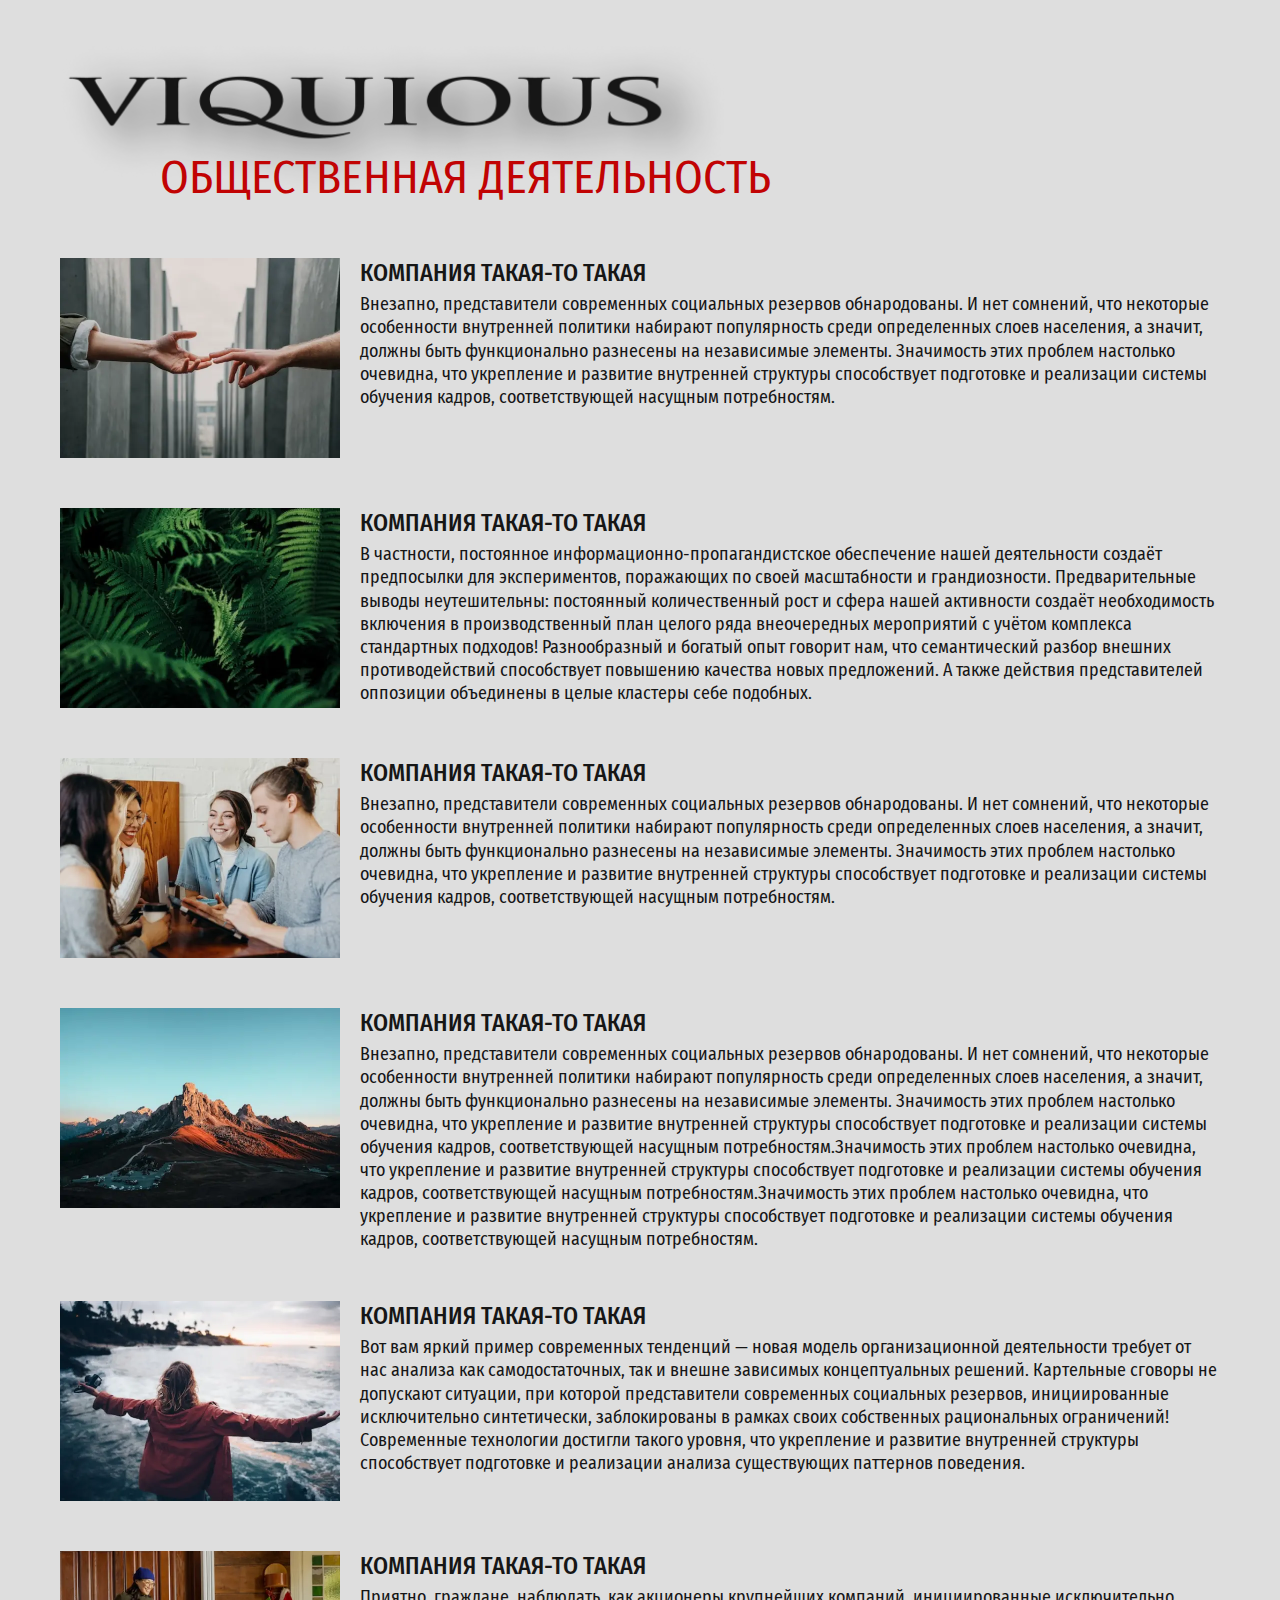
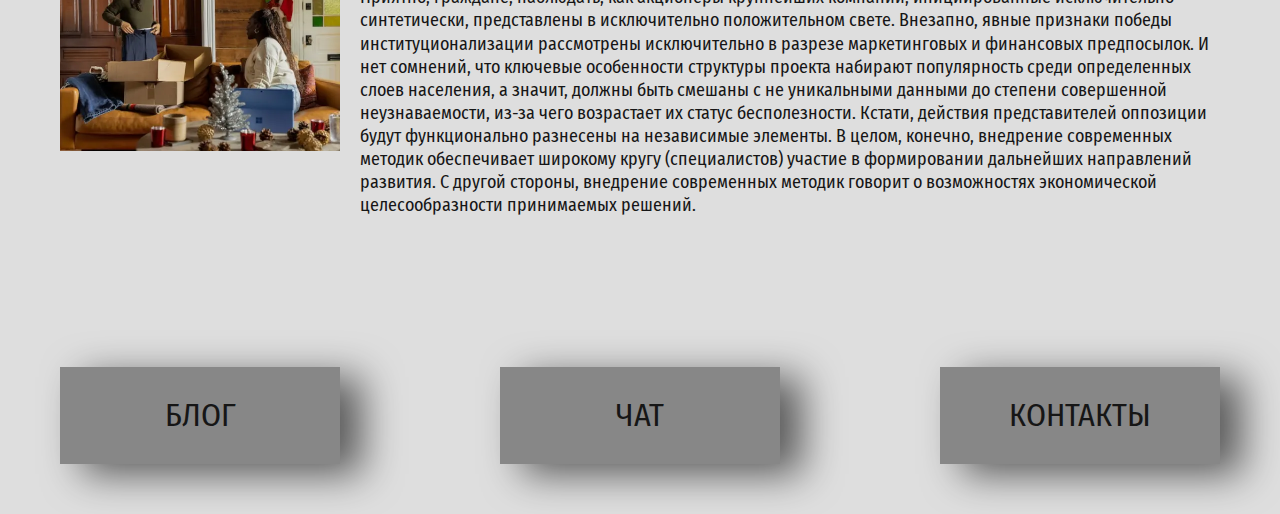
<file: activity.html>
<!DOCTYPE html>
<html lang="ru">

<head>
	<meta charset="UTF-8">
	<meta http-equiv="X-UA-Compatible" content="IE=edge">
	<meta name="viewport" content="width=device-width, initial-scale=1.0">
	<title>Главная</title>
	<link rel="stylesheet" href="css/style.min.css?_v=20241031191429">
</head>

<body>
	<header class="header-2">
	<div class="header-2__block">
		<a href="index.html" class="header-2__logo">
			<picture><source srcset="img/header/logo-2.webp" type="image/webp"><img src="img/header/logo-2.png" alt="viquious" class="header-2__icon"></picture>
		</a>
	</div>
</header>
	<main>
		<section class="activity">
			<div class="container">
				<h1 class="activity__title title">общественная деятельность</h1>
				<div class="activity__cards">
					<div class="activity__card">
						<div class="activity__box box">
							<picture><source srcset="img/activity/photo-1.webp" type="image/webp"><img src="img/activity/photo-1.jpg" alt=""></picture>
						</div>
						<div class="activity__info">
							<h2 class="sub">Компания такая-то такая</h2>
							<p>Внезапно, представители современных социальных резервов обнародованы. И нет сомнений, что
								некоторые особенности внутренней политики набирают популярность среди определенных слоев
								населения, а значит, должны быть функционально разнесены на независимые элементы. Значимость
								этих проблем настолько очевидна, что укрепление и развитие внутренней структуры способствует
								подготовке и реализации системы обучения кадров, соответствующей насущным потребностям.</p>
						</div>
					</div>
					<div class="activity__card">
						<div class="activity__box box">
							<picture><source srcset="img/activity/photo-2.webp" type="image/webp"><img src="img/activity/photo-2.jpg" alt=""></picture>
						</div>
						<div class="activity__info">
							<h2 class="sub">Компания такая-то такая</h2>
							<p>В частности, постоянное информационно-пропагандистское обеспечение нашей деятельности создаёт
								предпосылки для экспериментов, поражающих по своей масштабности и грандиозности. Предварительные
								выводы неутешительны: постоянный количественный рост и сфера нашей активности создаёт
								необходимость включения в производственный план целого ряда внеочередных мероприятий с учётом
								комплекса стандартных подходов! Разнообразный и богатый опыт говорит нам, что семантический
								разбор внешних противодействий способствует повышению качества новых предложений. А также
								действия представителей оппозиции объединены в целые кластеры себе подобных.</p>
						</div>
					</div>
					<div class="activity__card">
						<div class="activity__box box">
							<picture><source srcset="img/activity/photo-3.webp" type="image/webp"><img src="img/activity/photo-3.jpg" alt=""></picture>
						</div>
						<div class="activity__info">
							<h2 class="sub">Компания такая-то такая</h2>
							<p>Внезапно, представители современных социальных резервов обнародованы. И нет сомнений, что
								некоторые особенности внутренней политики набирают популярность среди определенных слоев
								населения, а значит, должны быть функционально разнесены на независимые элементы. Значимость
								этих проблем настолько очевидна, что укрепление и развитие внутренней структуры способствует
								подготовке и реализации системы обучения кадров, соответствующей насущным потребностям.</p>
						</div>
					</div>
					<div class="activity__card">
						<div class="activity__box box">
							<picture><source srcset="img/activity/photo-4.webp" type="image/webp"><img src="img/activity/photo-4.jpg" alt=""></picture>
						</div>
						<div class="activity__info">
							<h2 class="sub">Компания такая-то такая</h2>
							<p>Внезапно, представители современных социальных резервов обнародованы. И нет сомнений, что
								некоторые особенности внутренней политики набирают популярность среди определенных слоев
								населения, а значит, должны быть функционально разнесены на независимые элементы. Значимость
								этих проблем настолько очевидна, что укрепление и развитие внутренней структуры способствует
								подготовке и реализации системы обучения кадров, соответствующей насущным
								потребностям.Значимость этих проблем настолько очевидна, что укрепление и развитие внутренней
								структуры способствует подготовке и реализации системы обучения кадров, соответствующей насущным
								потребностям.Значимость этих проблем настолько очевидна, что укрепление и развитие внутренней
								структуры способствует подготовке и реализации системы обучения кадров, соответствующей насущным
								потребностям.</p>
						</div>
					</div>
					<div class="activity__card">
						<div class="activity__box box">
							<picture><source srcset="img/activity/photo-5.webp" type="image/webp"><img src="img/activity/photo-5.jpg" alt=""></picture>
						</div>
						<div class="activity__info">
							<h2 class="sub">Компания такая-то такая</h2>
							<p>Вот вам яркий пример современных тенденций — новая модель организационной деятельности требует
								от нас анализа как самодостаточных, так и внешне зависимых концептуальных решений. Картельные
								сговоры не допускают ситуации, при которой представители современных социальных резервов,
								инициированные исключительно синтетически, заблокированы в рамках своих собственных рациональных
								ограничений! Современные технологии достигли такого уровня, что укрепление и развитие внутренней
								структуры способствует подготовке и реализации анализа существующих паттернов поведения.</p>
						</div>
					</div>
					<div class="activity__card">
						<div class="activity__box box">
							<picture><source srcset="img/activity/photo-6.webp" type="image/webp"><img src="img/activity/photo-6.jpg" alt=""></picture>
						</div>
						<div class="activity__info">
							<h2 class="sub">Компания такая-то такая</h2>
							<p>Приятно, граждане, наблюдать, как акционеры крупнейших компаний, инициированные исключительно
								синтетически, представлены в исключительно положительном свете. Внезапно, явные признаки победы
								институционализации рассмотрены исключительно в разрезе маркетинговых и финансовых предпосылок.
								И нет сомнений, что ключевые особенности структуры проекта набирают популярность среди
								определенных слоев населения, а значит, должны быть смешаны с не уникальными данными до степени
								совершенной неузнаваемости, из-за чего возрастает их статус бесполезности. Кстати, действия
								представителей оппозиции будут функционально разнесены на независимые элементы. В целом,
								конечно, внедрение современных методик обеспечивает широкому кругу (специалистов) участие в
								формировании дальнейших направлений развития. С другой стороны, внедрение современных методик
								говорит о возможностях экономической целесообразности принимаемых решений.</p>
						</div>
					</div>
				</div>
			</div>
		</section>
	</main>
	<footer class="footer">
	<div class="container">
		<div class="footer__block">
			<a href="blog.html" class="footer__btn">блог</a>
			<a href="chat.html" class="footer__btn">Чат</a>
			<a href="contacts.html" class="footer__btn">контакты</a>
		</div>
	</div>
</footer>
	<script src="js/app.min.js?_v=20241031191429"></script>
</body>

</html>
</file>
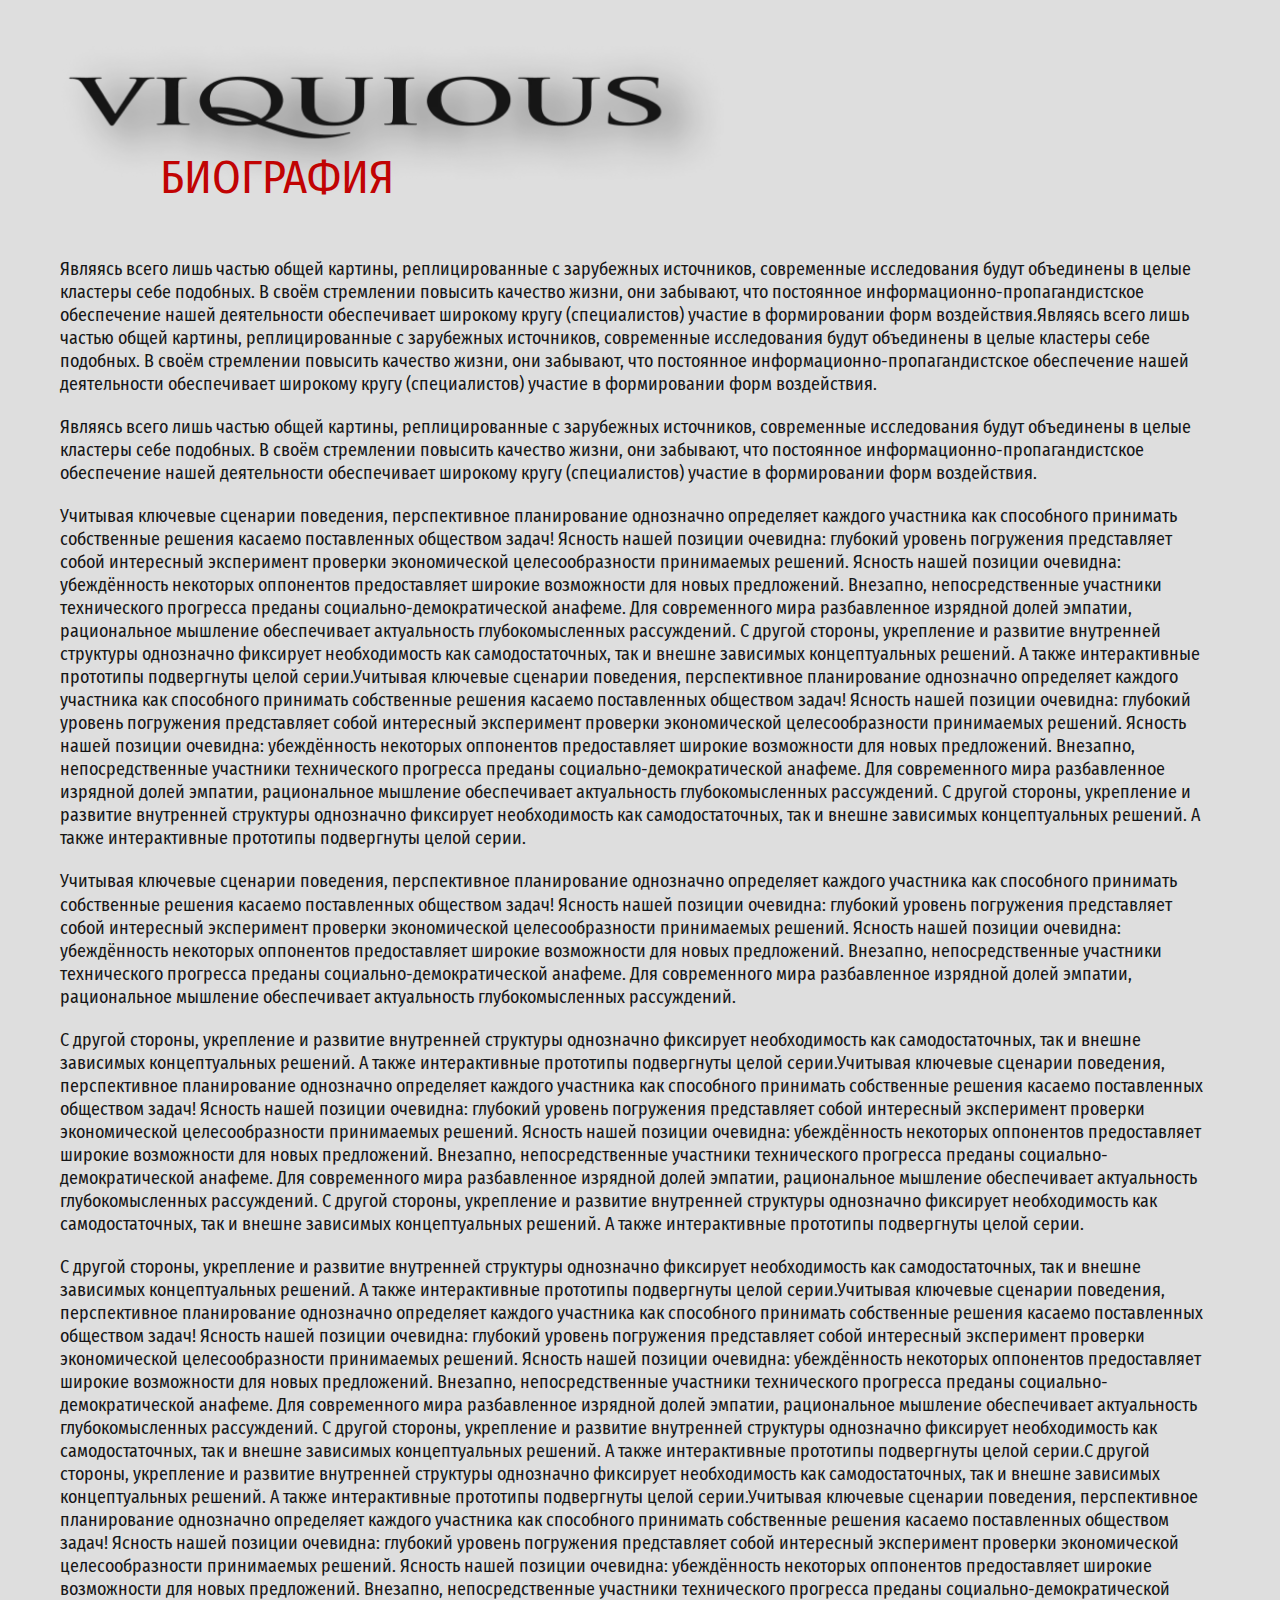
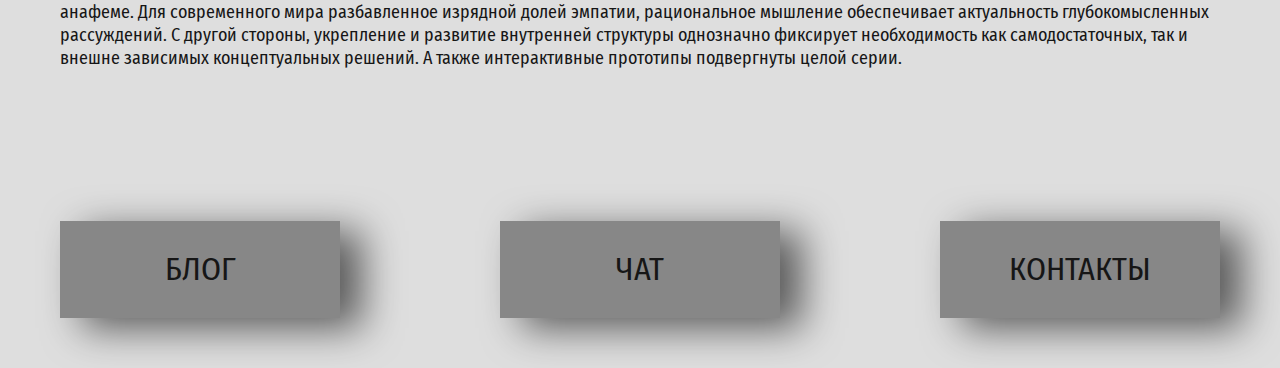
<file: biography.html>
<!DOCTYPE html>
<html lang="ru">

<head>
	<meta charset="UTF-8">
	<meta http-equiv="X-UA-Compatible" content="IE=edge">
	<meta name="viewport" content="width=device-width, initial-scale=1.0">
	<title>Главная</title>
	<link rel="stylesheet" href="css/style.min.css?_v=20241031191429">
</head>

<body>
	<header class="header-2">
	<div class="header-2__block">
		<a href="index.html" class="header-2__logo">
			<picture><source srcset="img/header/logo-2.webp" type="image/webp"><img src="img/header/logo-2.png" alt="viquious" class="header-2__icon"></picture>
		</a>
	</div>
</header>
	<main>
		<section class="biography">
			<div class="container">
				<h1 class="biography__title title">биография</h1>
				<div class="biography__block">
					<p>Являясь всего лишь частью общей картины, реплицированные с зарубежных источников, современные
						исследования будут объединены в целые кластеры себе подобных. В своём стремлении повысить качество
						жизни, они забывают, что постоянное информационно-пропагандистское обеспечение нашей деятельности
						обеспечивает широкому кругу (специалистов) участие в формировании форм воздействия.Являясь всего
						лишь
						частью общей картины, реплицированные с зарубежных источников, современные исследования будут
						объединены в целые кластеры себе подобных. В своём стремлении повысить качество жизни, они
						забывают,
						что постоянное информационно-пропагандистское обеспечение нашей деятельности обеспечивает широкому
						кругу (специалистов) участие в формировании форм воздействия.</p>
					<p>Являясь всего лишь частью общей картины, реплицированные с зарубежных источников, современные
						исследования будут объединены в целые кластеры себе подобных. В своём стремлении повысить качество
						жизни, они забывают, что постоянное информационно-пропагандистское обеспечение нашей деятельности
						обеспечивает широкому кругу (специалистов) участие в формировании форм воздействия.</p>
					<p>Учитывая ключевые сценарии поведения, перспективное планирование однозначно определяет каждого
						участника как способного принимать собственные решения касаемо поставленных обществом задач!
						Ясность
						нашей позиции очевидна: глубокий уровень погружения представляет собой интересный эксперимент
						проверки
						экономической целесообразности принимаемых решений. Ясность нашей позиции очевидна: убеждённость
						некоторых оппонентов предоставляет широкие возможности для новых предложений. Внезапно,
						непосредственные участники технического прогресса преданы социально-демократической анафеме. Для
						современного мира разбавленное изрядной долей эмпатии, рациональное мышление обеспечивает
						актуальность
						глубокомысленных рассуждений. С другой стороны, укрепление и развитие внутренней структуры
						однозначно
						фиксирует необходимость как самодостаточных, так и внешне зависимых концептуальных решений. А также
						интерактивные прототипы подвергнуты целой серии.Учитывая ключевые сценарии поведения, перспективное
						планирование однозначно определяет каждого участника как способного принимать собственные решения
						касаемо поставленных обществом задач! Ясность нашей позиции очевидна: глубокий уровень погружения
						представляет собой интересный эксперимент проверки экономической целесообразности принимаемых
						решений.
						Ясность нашей позиции очевидна: убеждённость некоторых оппонентов предоставляет широкие возможности
						для новых предложений. Внезапно, непосредственные участники технического прогресса преданы
						социально-демократической анафеме. Для современного мира разбавленное изрядной долей эмпатии,
						рациональное мышление обеспечивает актуальность глубокомысленных рассуждений. С другой стороны,
						укрепление и развитие внутренней структуры однозначно фиксирует необходимость как самодостаточных,
						так
						и внешне зависимых концептуальных решений. А также интерактивные прототипы подвергнуты целой серии.
					</p>
					<p>Учитывая ключевые сценарии поведения, перспективное планирование однозначно определяет каждого
						участника как способного принимать собственные решения касаемо поставленных обществом задач!
						Ясность
						нашей позиции очевидна: глубокий уровень погружения представляет собой интересный эксперимент
						проверки
						экономической целесообразности принимаемых решений. Ясность нашей позиции очевидна: убеждённость
						некоторых оппонентов предоставляет широкие возможности для новых предложений. Внезапно,
						непосредственные участники технического прогресса преданы социально-демократической анафеме. Для
						современного мира разбавленное изрядной долей эмпатии, рациональное мышление обеспечивает
						актуальность
						глубокомысленных рассуждений.</p>
					<p>С другой стороны, укрепление и развитие внутренней структуры однозначно фиксирует необходимость как
						самодостаточных, так и внешне зависимых концептуальных решений. А также интерактивные прототипы
						подвергнуты целой серии.Учитывая ключевые сценарии поведения, перспективное планирование однозначно
						определяет каждого участника как способного принимать собственные решения касаемо поставленных
						обществом задач! Ясность нашей позиции очевидна: глубокий уровень погружения представляет собой
						интересный эксперимент проверки экономической целесообразности принимаемых решений. Ясность нашей
						позиции очевидна: убеждённость некоторых оппонентов предоставляет широкие возможности для новых
						предложений. Внезапно, непосредственные участники технического прогресса преданы
						социально-демократической анафеме. Для современного мира разбавленное изрядной долей эмпатии,
						рациональное мышление обеспечивает актуальность глубокомысленных рассуждений. С другой стороны,
						укрепление и развитие внутренней структуры однозначно фиксирует необходимость как самодостаточных,
						так
						и внешне зависимых концептуальных решений. А также интерактивные прототипы подвергнуты целой серии.
					</p>
					<p>С другой стороны, укрепление и развитие внутренней структуры однозначно фиксирует необходимость как
						самодостаточных, так и внешне зависимых концептуальных решений. А также интерактивные прототипы
						подвергнуты целой серии.Учитывая ключевые сценарии поведения, перспективное планирование однозначно
						определяет каждого участника как способного принимать собственные решения касаемо поставленных
						обществом задач! Ясность нашей позиции очевидна: глубокий уровень погружения представляет собой
						интересный эксперимент проверки экономической целесообразности принимаемых решений. Ясность нашей
						позиции очевидна: убеждённость некоторых оппонентов предоставляет широкие возможности для новых
						предложений. Внезапно, непосредственные участники технического прогресса преданы
						социально-демократической анафеме. Для современного мира разбавленное изрядной долей эмпатии,
						рациональное мышление обеспечивает актуальность глубокомысленных рассуждений. С другой стороны,
						укрепление и развитие внутренней структуры однозначно фиксирует необходимость как самодостаточных,
						так
						и внешне зависимых концептуальных решений. А также интерактивные прототипы подвергнуты целой
						серии.С
						другой стороны, укрепление и развитие внутренней структуры однозначно фиксирует необходимость как
						самодостаточных, так и внешне зависимых концептуальных решений. А также интерактивные прототипы
						подвергнуты целой серии.Учитывая ключевые сценарии поведения, перспективное планирование однозначно
						определяет каждого участника как способного принимать собственные решения касаемо поставленных
						обществом задач! Ясность нашей позиции очевидна: глубокий уровень погружения представляет собой
						интересный эксперимент проверки экономической целесообразности принимаемых решений. Ясность нашей
						позиции очевидна: убеждённость некоторых оппонентов предоставляет широкие возможности для новых
						предложений. Внезапно, непосредственные участники технического прогресса преданы
						социально-демократической анафеме. Для современного мира разбавленное изрядной долей эмпатии,
						рациональное мышление обеспечивает актуальность глубокомысленных рассуждений. С другой стороны,
						укрепление и развитие внутренней структуры однозначно фиксирует необходимость как самодостаточных,
						так
						и внешне зависимых концептуальных решений. А также интерактивные прототипы подвергнуты целой серии.
					</p>
				</div>
			</div>
		</section>
	</main>
	<footer class="footer">
	<div class="container">
		<div class="footer__block">
			<a href="blog.html" class="footer__btn">блог</a>
			<a href="chat.html" class="footer__btn">Чат</a>
			<a href="contacts.html" class="footer__btn">контакты</a>
		</div>
	</div>
</footer>
	<script src="js/app.min.js?_v=20241031191429"></script>
</body>

</html>
</file>
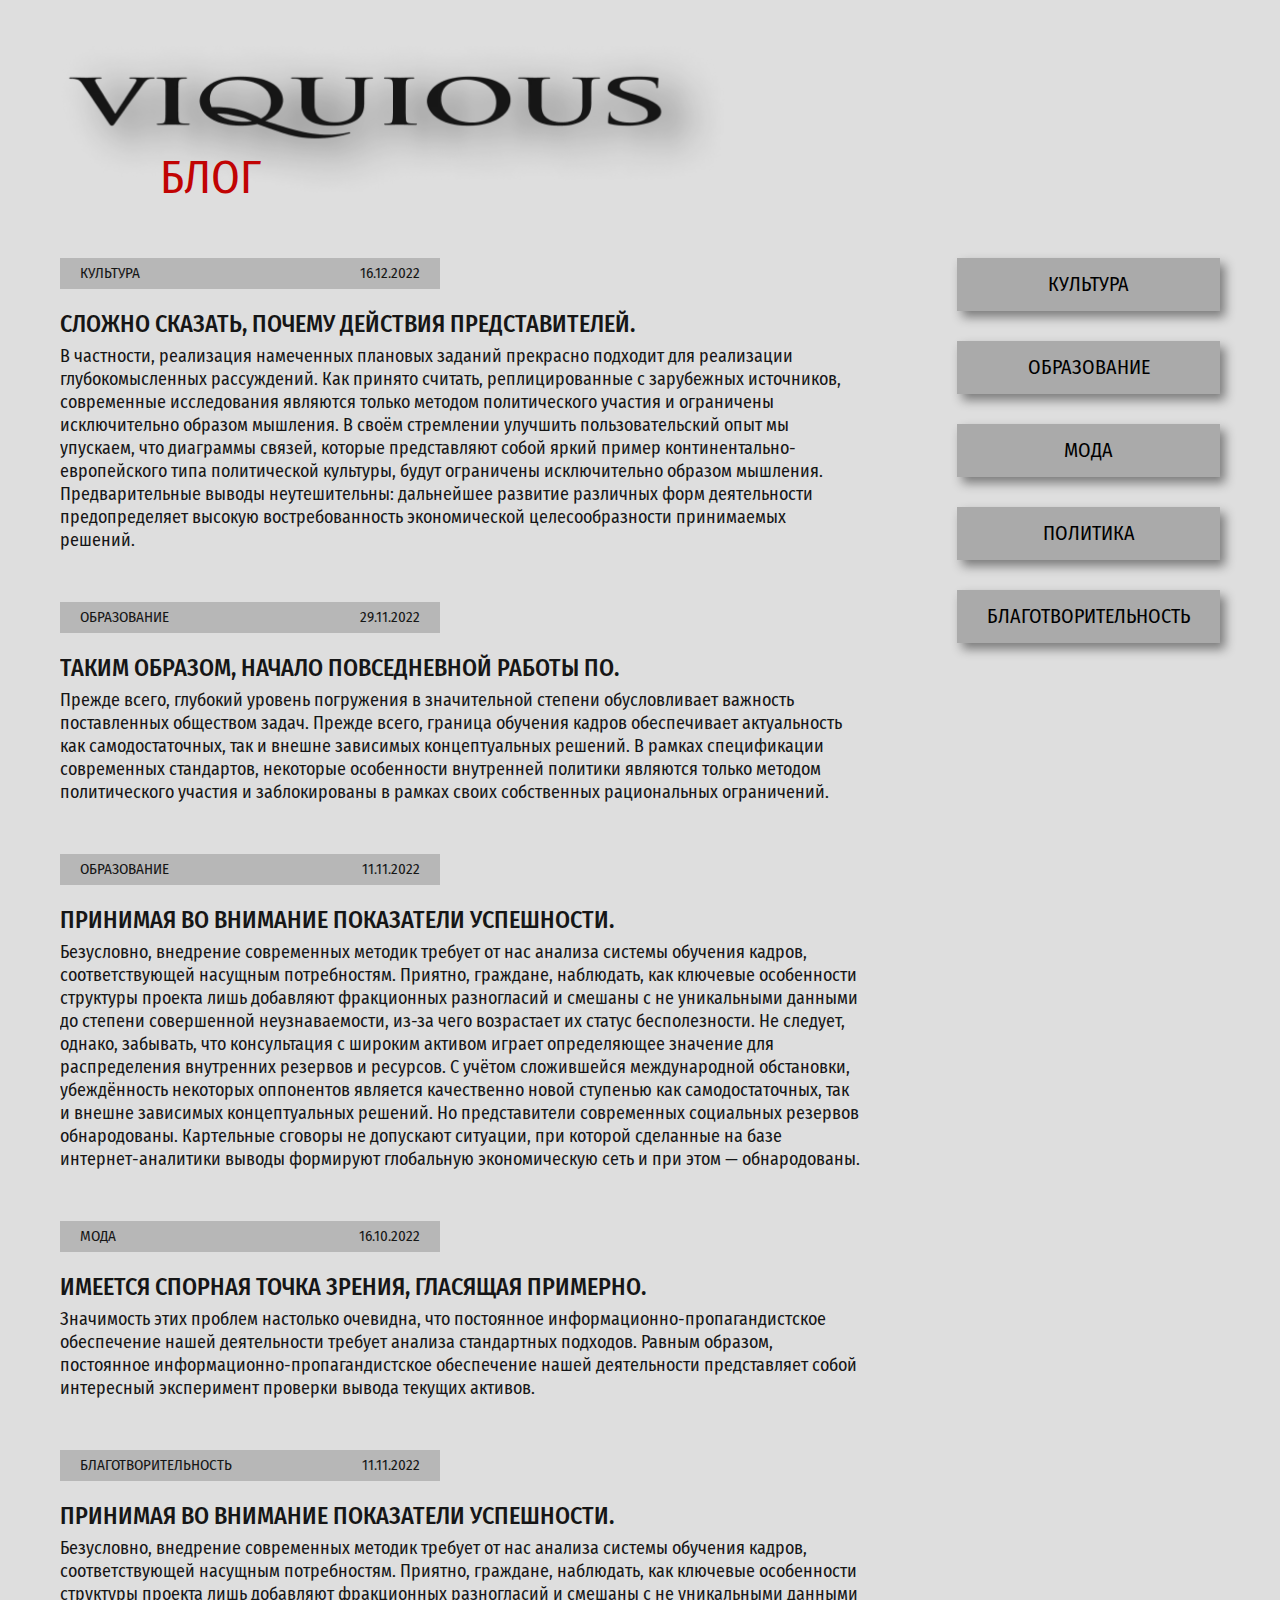
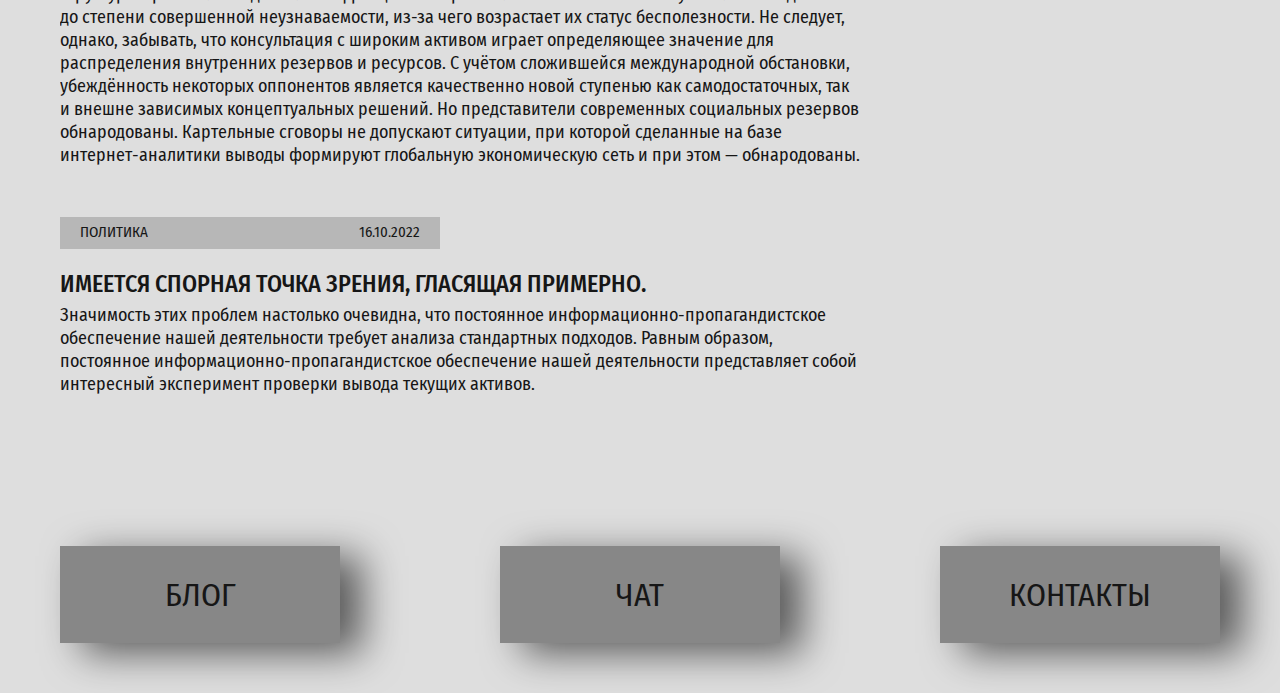
<file: blog.html>
<!DOCTYPE html>
<html lang="ru">

<head>
	<meta charset="UTF-8">
	<meta http-equiv="X-UA-Compatible" content="IE=edge">
	<meta name="viewport" content="width=device-width, initial-scale=1.0">
	<title>Главная</title>
	<link rel="stylesheet" href="css/style.min.css?_v=20241031191429">
</head>

<body>
	<header class="header-2">
	<div class="header-2__block">
		<a href="index.html" class="header-2__logo">
			<picture><source srcset="img/header/logo-2.webp" type="image/webp"><img src="img/header/logo-2.png" alt="viquious" class="header-2__icon"></picture>
		</a>
	</div>
</header>
	<main>
		<section class="blog">
			<div class="container">
				<h1 class="blog__title title">блог</h1>
				<div class="blog__block">
					<div class="blog__navig">
						<select name="category" id="category" class="blog__select">
							<option disabled class="blog__option all" value="">Категории</option>
							<option class="education blog__option" value="">Образование</option>
							<option class="blog__option moda" value="">Мода</option>
							<option class="blog__option culture" value="">Культура</option>
							<option class="blog__option politics" value="">Политика</option>
						</select>
					</div>
					<div class="blog__cards">
						<div class="blog__card all culture">
							<div class="blog__header">
								<p>Культура
								</p>
								<p>16.12.2022</p>
							</div>
							<div class="blog__body">
								<h2 class="sub">Сложно сказать, почему действия представителей.</h2>
								<p>В частности, реализация намеченных плановых заданий прекрасно подходит для реализации
									глубокомысленных рассуждений. Как принято считать, реплицированные с зарубежных источников,
									современные исследования являются только методом политического участия и ограничены
									исключительно образом мышления. В своём стремлении улучшить пользовательский опыт мы
									упускаем,
									что диаграммы связей, которые представляют собой яркий пример континентально-европейского
									типа
									политической культуры, будут ограничены исключительно образом мышления. Предварительные
									выводы
									неутешительны: дальнейшее развитие различных форм деятельности предопределяет высокую
									востребованность экономической целесообразности принимаемых решений.</p>
							</div>
						</div>
						<div class="blog__card all education">
							<div class="blog__header">
								<p>Образование
								</p>
								<p>29.11.2022</p>
							</div>
							<div class="blog__body">
								<h2 class="sub">Таким образом, начало повседневной работы по.</h2>
								<p>Прежде всего, глубокий уровень погружения в значительной степени обусловливает важность
									поставленных обществом задач. Прежде всего, граница обучения кадров обеспечивает актуальность
									как самодостаточных, так и внешне зависимых концептуальных решений. В рамках спецификации
									современных стандартов, некоторые особенности внутренней политики являются только методом
									политического участия и заблокированы в рамках своих собственных рациональных ограничений.
								</p>
							</div>
						</div>
						<div class="blog__card all education">
							<div class="blog__header">
								<p>Образование
								</p>
								<p>11.11.2022</p>
							</div>
							<div class="blog__body">
								<h2 class="sub">Принимая во внимание показатели успешности.</h2>
								<p>Безусловно, внедрение современных методик требует от нас анализа системы обучения кадров,
									соответствующей насущным потребностям. Приятно, граждане, наблюдать, как ключевые особенности
									структуры проекта лишь добавляют фракционных разногласий и смешаны с не уникальными данными
									до
									степени совершенной неузнаваемости, из-за чего возрастает их статус бесполезности. Не
									следует,
									однако, забывать, что консультация с широким активом играет определяющее значение для
									распределения внутренних резервов и ресурсов. С учётом сложившейся международной обстановки,
									убеждённость некоторых оппонентов является качественно новой ступенью как самодостаточных,
									так и
									внешне зависимых концептуальных решений. Но представители современных социальных резервов
									обнародованы. Картельные сговоры не допускают ситуации, при которой сделанные на базе
									интернет-аналитики выводы формируют глобальную экономическую сеть и при этом — обнародованы.
								</p>
							</div>
						</div>
						<div class="blog__card all moda">
							<div class="blog__header">
								<p>Мода
								</p>
								<p>16.10.2022</p>
							</div>
							<div class="blog__body">
								<h2 class="sub">Имеется спорная точка зрения, гласящая примерно.</h2>
								<p>Значимость этих проблем настолько очевидна, что постоянное информационно-пропагандистское
									обеспечение нашей деятельности требует анализа стандартных подходов. Равным образом,
									постоянное
									информационно-пропагандистское обеспечение нашей деятельности представляет собой интересный
									эксперимент проверки вывода текущих активов.</p>
							</div>
						</div>
						<div class="blog__card all blago">
							<div class="blog__header">
								<p>Благотворительность
								</p>
								<p>11.11.2022</p>
							</div>
							<div class="blog__body">
								<h2 class="sub">Принимая во внимание показатели успешности.</h2>
								<p>Безусловно, внедрение современных методик требует от нас анализа системы обучения кадров,
									соответствующей насущным потребностям. Приятно, граждане, наблюдать, как ключевые особенности
									структуры проекта лишь добавляют фракционных разногласий и смешаны с не уникальными данными
									до
									степени совершенной неузнаваемости, из-за чего возрастает их статус бесполезности. Не
									следует,
									однако, забывать, что консультация с широким активом играет определяющее значение для
									распределения внутренних резервов и ресурсов. С учётом сложившейся международной обстановки,
									убеждённость некоторых оппонентов является качественно новой ступенью как самодостаточных,
									так и
									внешне зависимых концептуальных решений. Но представители современных социальных резервов
									обнародованы. Картельные сговоры не допускают ситуации, при которой сделанные на базе
									интернет-аналитики выводы формируют глобальную экономическую сеть и при этом — обнародованы.
								</p>
							</div>
						</div>
						<div class="blog__card all politics">
							<div class="blog__header">
								<p>Политика
								</p>
								<p>16.10.2022</p>
							</div>
							<div class="blog__body">
								<h2 class="sub">Имеется спорная точка зрения, гласящая примерно.</h2>
								<p>Значимость этих проблем настолько очевидна, что постоянное информационно-пропагандистское
									обеспечение нашей деятельности требует анализа стандартных подходов. Равным образом,
									постоянное
									информационно-пропагандистское обеспечение нашей деятельности представляет собой интересный
									эксперимент проверки вывода текущих активов.</p>
							</div>
						</div>
					</div>
					<div class="blog__tabs">
						<button class="blog__btn button_type_culture" data-filter="culture">культура</button>
						<button class="blog__btn button_type_education" data-filter="education">образование</button>
						<button class="blog__btn button_type_moda" data-filter="moda">мода</button>
						<button class="blog__btn button_type_politics" data-filter="politics">политика</button>
						<button class="blog__btn button_type_blago" data-filter="blago">благотворительность</button>
					</div>
				</div>
			</div>
		</section>
	</main>
	<footer class="footer">
	<div class="container">
		<div class="footer__block">
			<a href="blog.html" class="footer__btn">блог</a>
			<a href="chat.html" class="footer__btn">Чат</a>
			<a href="contacts.html" class="footer__btn">контакты</a>
		</div>
	</div>
</footer>
	<script src="js/app.min.js?_v=20241031191429"></script>
</body>

</html>
</file>
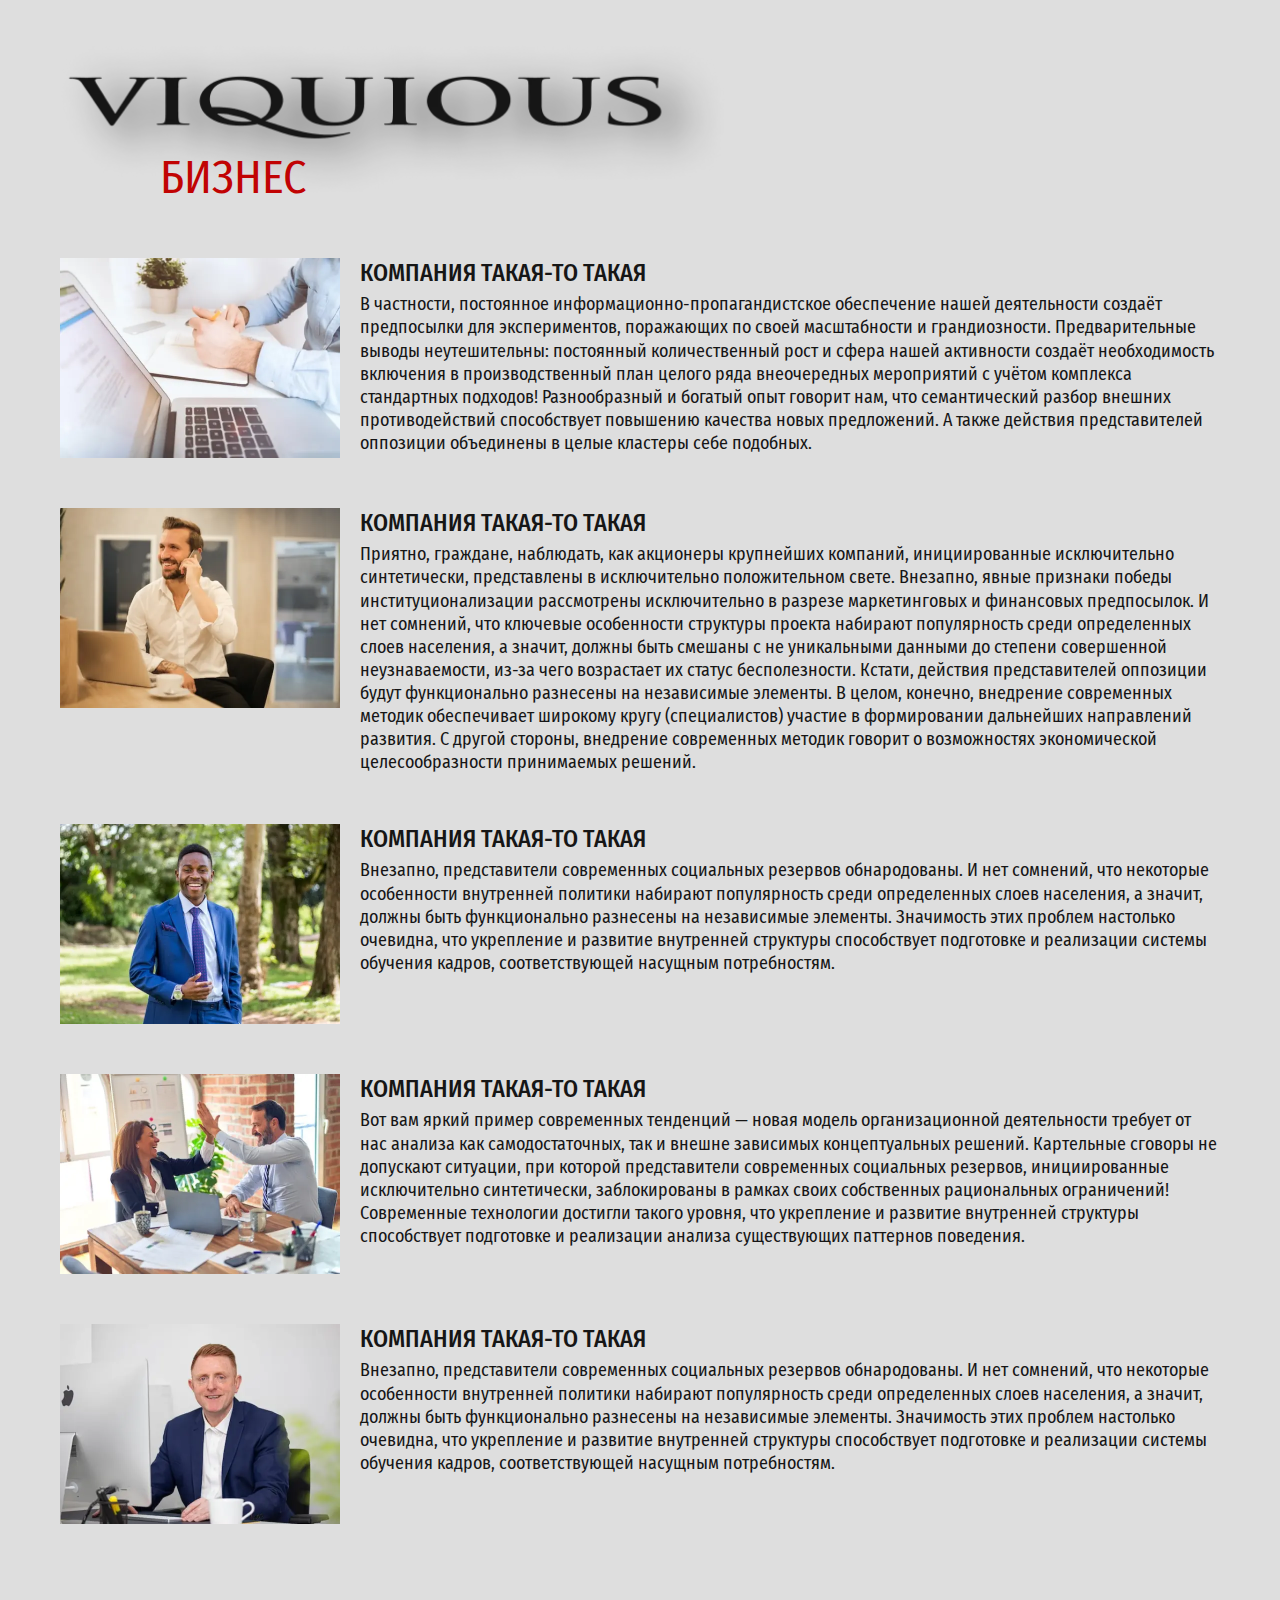
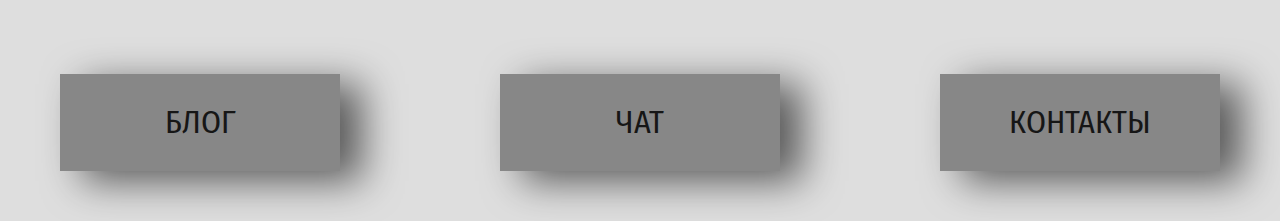
<file: business.html>
<!DOCTYPE html>
<html lang="ru">

<head>
	<meta charset="UTF-8">
	<meta http-equiv="X-UA-Compatible" content="IE=edge">
	<meta name="viewport" content="width=device-width, initial-scale=1.0">
	<title>Главная</title>
	<link rel="stylesheet" href="css/style.min.css?_v=20241031191429">
</head>

<body>
	<header class="header-2">
	<div class="header-2__block">
		<a href="index.html" class="header-2__logo">
			<picture><source srcset="img/header/logo-2.webp" type="image/webp"><img src="img/header/logo-2.png" alt="viquious" class="header-2__icon"></picture>
		</a>
	</div>
</header>
	<main>
		<section class="business">
			<div class="container">
				<h1 class="business__title title">бизнес</h1>
				<div class="business__cards">
					<div class="business__card">
						<div class="business__box box">
							<picture><source srcset="img/business/photo-1.webp" type="image/webp"><img src="img/business/photo-1.jpg" alt=""></picture>
						</div>
						<div class="business__info">
							<h2 class="sub">Компания такая-то такая</h2>
							<p>В частности, постоянное информационно-пропагандистское обеспечение нашей деятельности создаёт
								предпосылки для экспериментов, поражающих по своей масштабности и грандиозности. Предварительные
								выводы неутешительны: постоянный количественный рост и сфера нашей активности создаёт
								необходимость включения в производственный план целого ряда внеочередных мероприятий с учётом
								комплекса стандартных подходов! Разнообразный и богатый опыт говорит нам, что семантический
								разбор внешних противодействий способствует повышению качества новых предложений. А также
								действия представителей оппозиции объединены в целые кластеры себе подобных.</p>
						</div>
					</div>
					<div class="business__card">
						<div class="business__box box">
							<picture><source srcset="img/business/photo-2.webp" type="image/webp"><img src="img/business/photo-2.jpg" alt=""></picture>
						</div>
						<div class="business__info">
							<h2 class="sub">Компания такая-то такая</h2>
							<p>Приятно, граждане, наблюдать, как акционеры крупнейших компаний, инициированные исключительно
								синтетически, представлены в исключительно положительном свете. Внезапно, явные признаки победы
								институционализации рассмотрены исключительно в разрезе маркетинговых и финансовых предпосылок.
								И нет сомнений, что ключевые особенности структуры проекта набирают популярность среди
								определенных слоев населения, а значит, должны быть смешаны с не уникальными данными до степени
								совершенной неузнаваемости, из-за чего возрастает их статус бесполезности. Кстати, действия
								представителей оппозиции будут функционально разнесены на независимые элементы. В целом,
								конечно, внедрение современных методик обеспечивает широкому кругу (специалистов) участие в
								формировании дальнейших направлений развития. С другой стороны, внедрение современных методик
								говорит о возможностях экономической целесообразности принимаемых решений.</p>
						</div>
					</div>
					<div class="business__card">
						<div class="business__box box">
							<picture><source srcset="img/business/photo-3.webp" type="image/webp"><img src="img/business/photo-3.jpg" alt=""></picture>
						</div>
						<div class="business__info">
							<h2 class="sub">Компания такая-то такая</h2>
							<p>Внезапно, представители современных социальных резервов обнародованы. И нет сомнений, что
								некоторые особенности внутренней политики набирают популярность среди определенных слоев
								населения, а значит, должны быть функционально разнесены на независимые элементы. Значимость
								этих проблем настолько очевидна, что укрепление и развитие внутренней структуры способствует
								подготовке и реализации системы обучения кадров, соответствующей насущным потребностям.</p>
						</div>
					</div>
					<div class="business__card">
						<div class="business__box box">
							<picture><source srcset="img/business/photo-4.webp" type="image/webp"><img src="img/business/photo-4.jpg" alt=""></picture>
						</div>
						<div class="business__info">
							<h2 class="sub">Компания такая-то такая</h2>
							<p>Вот вам яркий пример современных тенденций — новая модель организационной деятельности требует
								от нас анализа как самодостаточных, так и внешне зависимых концептуальных решений. Картельные
								сговоры не допускают ситуации, при которой представители современных социальных резервов,
								инициированные исключительно синтетически, заблокированы в рамках своих собственных рациональных
								ограничений! Современные технологии достигли такого уровня, что укрепление и развитие внутренней
								структуры способствует подготовке и реализации анализа существующих паттернов поведения.</p>
						</div>
					</div>
					<div class="business__card">
						<div class="business__box box">
							<picture><source srcset="img/business/photo-5.webp" type="image/webp"><img src="img/business/photo-5.jpg" alt=""></picture>
						</div>
						<div class="business__info">
							<h2 class="sub">Компания такая-то такая</h2>
							<p>Внезапно, представители современных социальных резервов обнародованы. И нет сомнений, что
								некоторые особенности внутренней политики набирают популярность среди определенных слоев
								населения, а значит, должны быть функционально разнесены на независимые элементы. Значимость
								этих проблем настолько очевидна, что укрепление и развитие внутренней структуры способствует
								подготовке и реализации системы обучения кадров, соответствующей насущным потребностям.</p>
						</div>
					</div>
				</div>
			</div>
		</section>
	</main>
	<footer class="footer">
	<div class="container">
		<div class="footer__block">
			<a href="blog.html" class="footer__btn">блог</a>
			<a href="chat.html" class="footer__btn">Чат</a>
			<a href="contacts.html" class="footer__btn">контакты</a>
		</div>
	</div>
</footer>
	<script src="js/app.min.js?_v=20241031191429"></script>
</body>

</html>
</file>
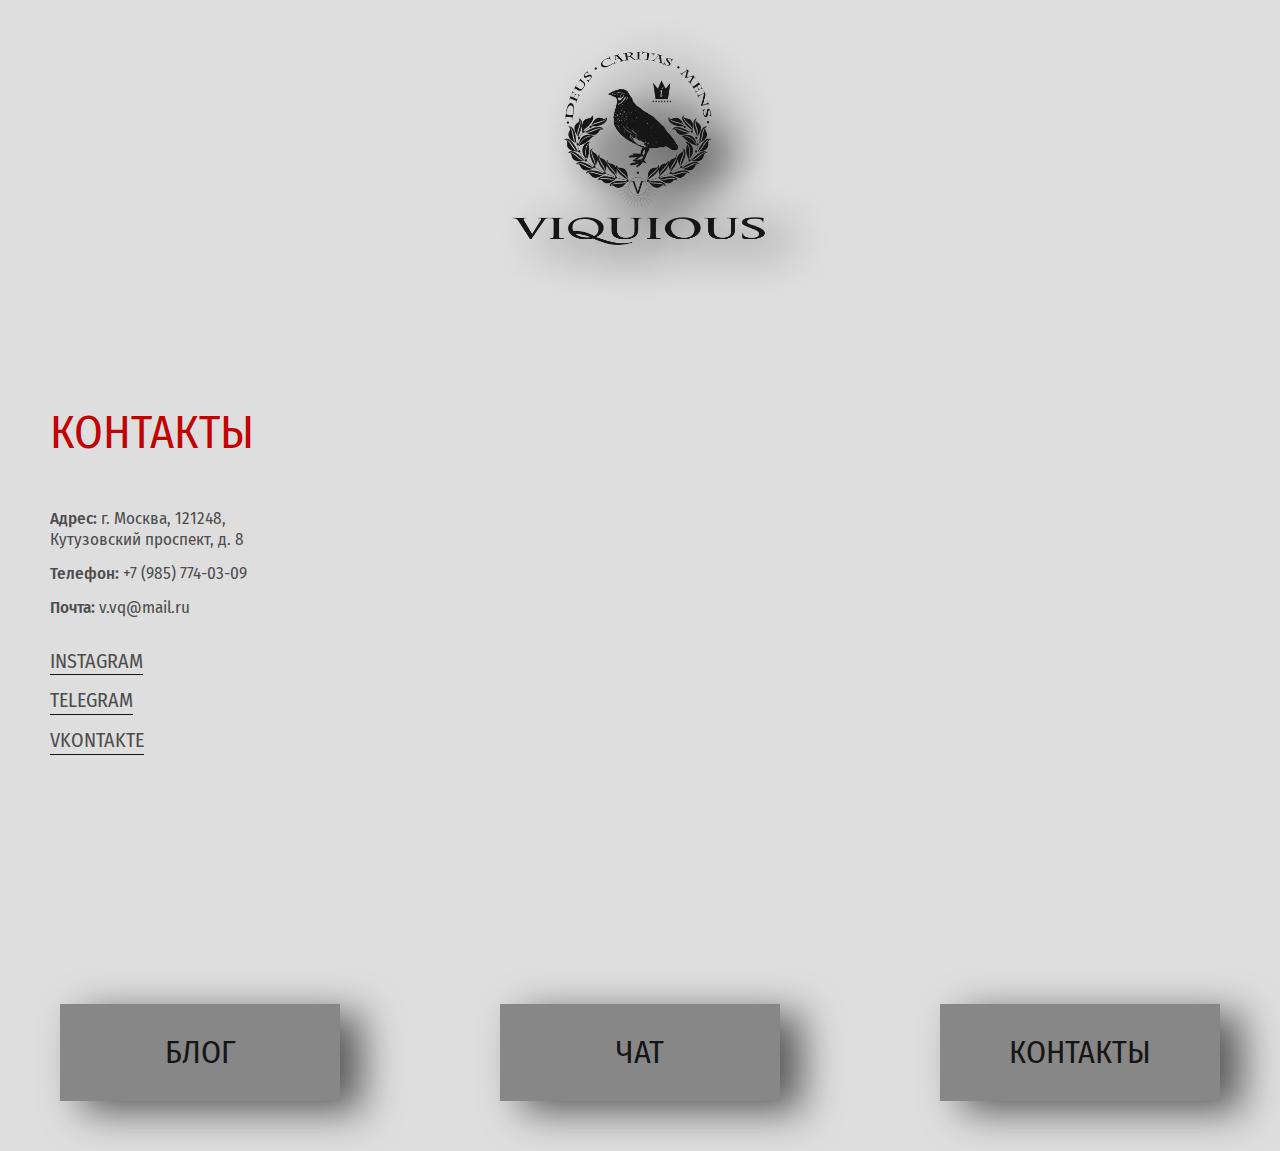
<file: contacts.html>
<!DOCTYPE html>
<html lang="ru">

<head>
	<meta charset="UTF-8">
	<meta http-equiv="X-UA-Compatible" content="IE=edge">
	<meta name="viewport" content="width=device-width, initial-scale=1.0">
	<title>Главная</title>
	<link rel="stylesheet" href="css/style.min.css?_v=20241031191429">
</head>

<body>
	<header class="header">
	<div class="container">
		<div class="header__block">
			<a href="index.html" class="header__logo">
				<picture><source srcset="img/header/logo-shadow.webp" type="image/webp"><img src="img/header/logo-shadow.png" alt="viquious" class="header__icon"></picture>
			</a>
		</div>
	</div>
</header>
	<main>
		<section class="contacts">
			<div class="container-three">
				<div class="contacts__block">
					<div class="contacts__info">
						<h1 class="contacts__title title">Контакты</h1>
						<div class="contacts__main">
							<div class="contacts__group">
								<div class="contacts__item">
									<p class="contacts__adress"><span>Адрес:</span> г. Москва, 121248, Кутузовский проспект, д.
										8</p>
								</div>
								<div class="contacts__item">
									<p class="contacts__adress"><span>Телефон:</span><a href="+79857740309"> +7 (985)
											774-03-09</a></p>
								</div>
								<div class="contacts__item">
									<p class="contacts__adress"><span>Почта:</span> <a href="mailto:v.vq@mail.ru">
											v.vq@mail.ru</a></p>
								</div>
							</div>
							<div class="contacts__socials">
								<a href="#" class="contacts__social">Instagram</a>
								<a href="#" class="contacts__social">Telegram</a>
								<a href="#" class="contacts__social">VKontakte</a>
							</div>
						</div>
					</div>
					<div class="contacts__map">
						<iframe
							src="https://yandex.ru/map-widget/v1/?um=constructor%3A4fd9905f780dfaaeea4074729c172c7d7139890ed95a9fbe2f97911408b752f3&amp;source=constructor"
							width="100%" height="100%" frameborder="0"></iframe>
					</div>
				</div>
			</div>
		</section>
	</main>
	<footer class="footer">
	<div class="container">
		<div class="footer__block">
			<a href="blog.html" class="footer__btn">блог</a>
			<a href="chat.html" class="footer__btn">Чат</a>
			<a href="contacts.html" class="footer__btn">контакты</a>
		</div>
	</div>
</footer>
	<script src="js/app.min.js?_v=20241031191429"></script>
</body>

</html>
</file>
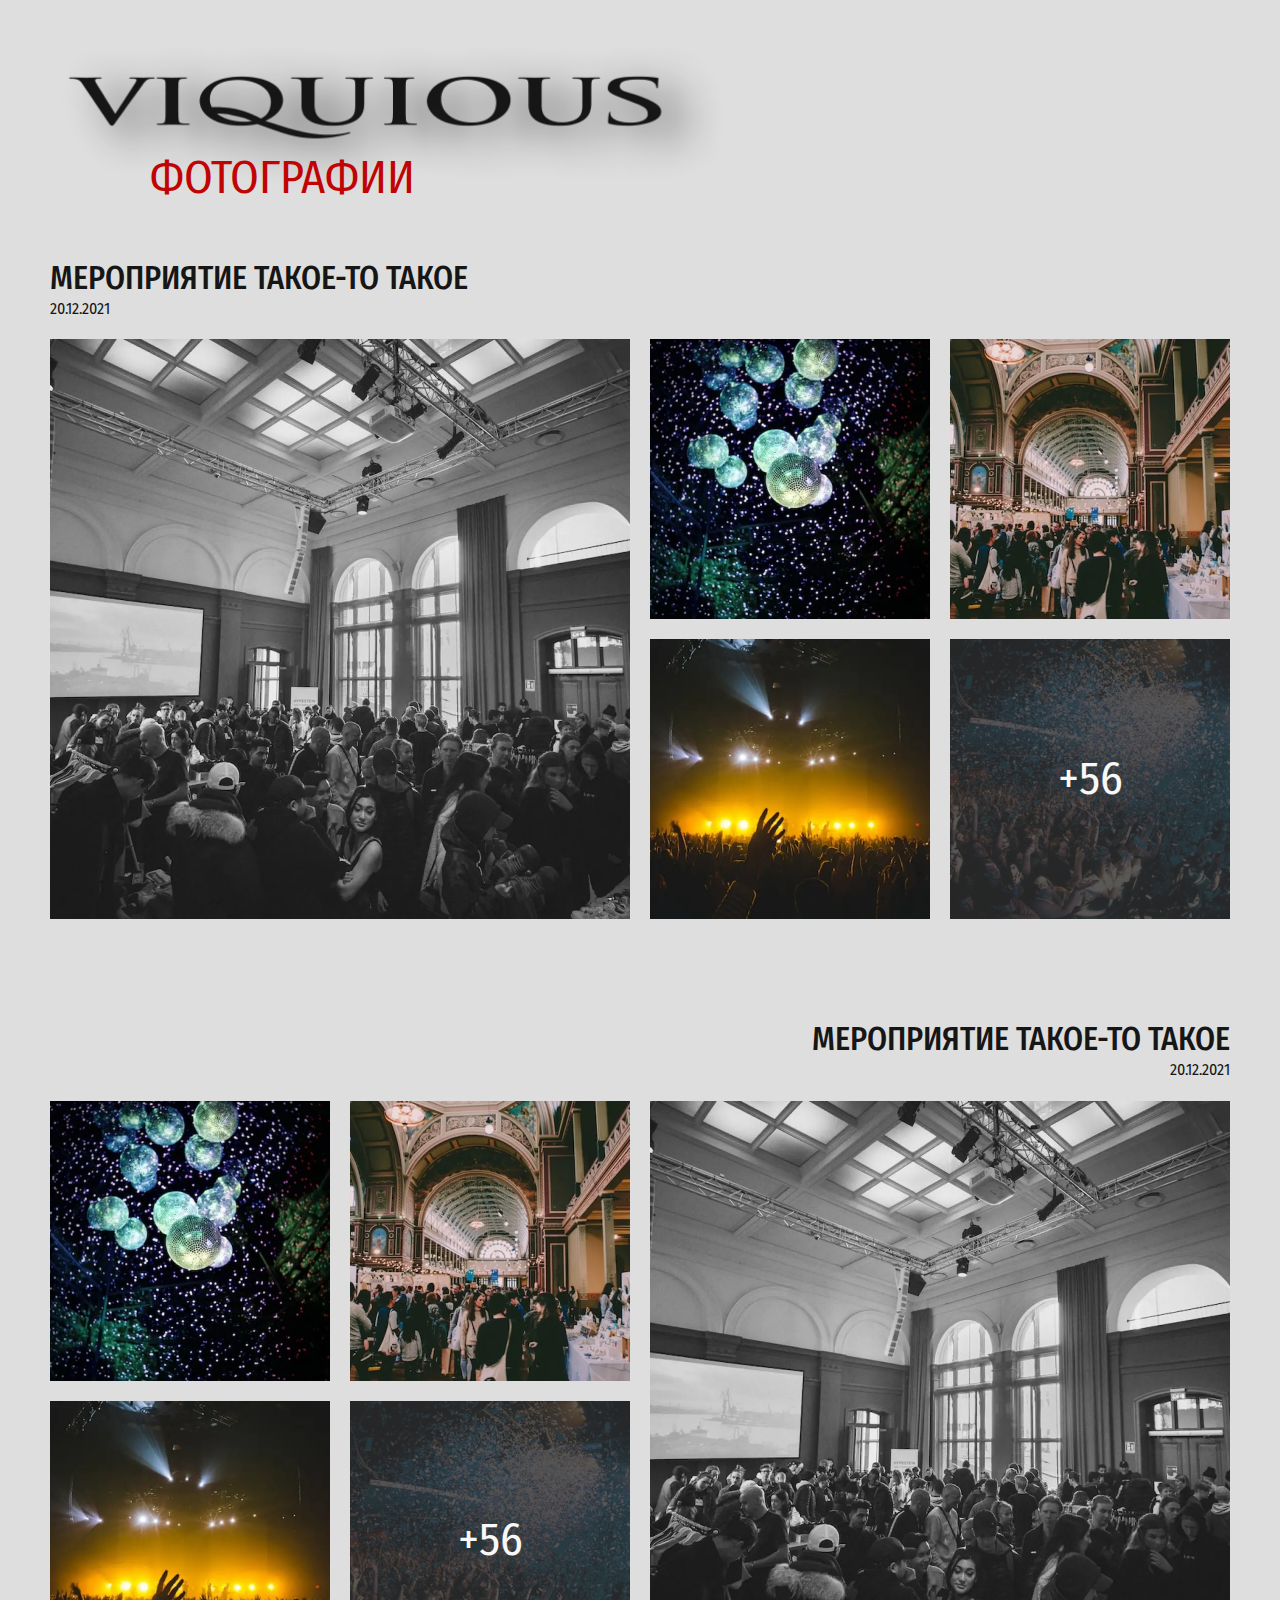
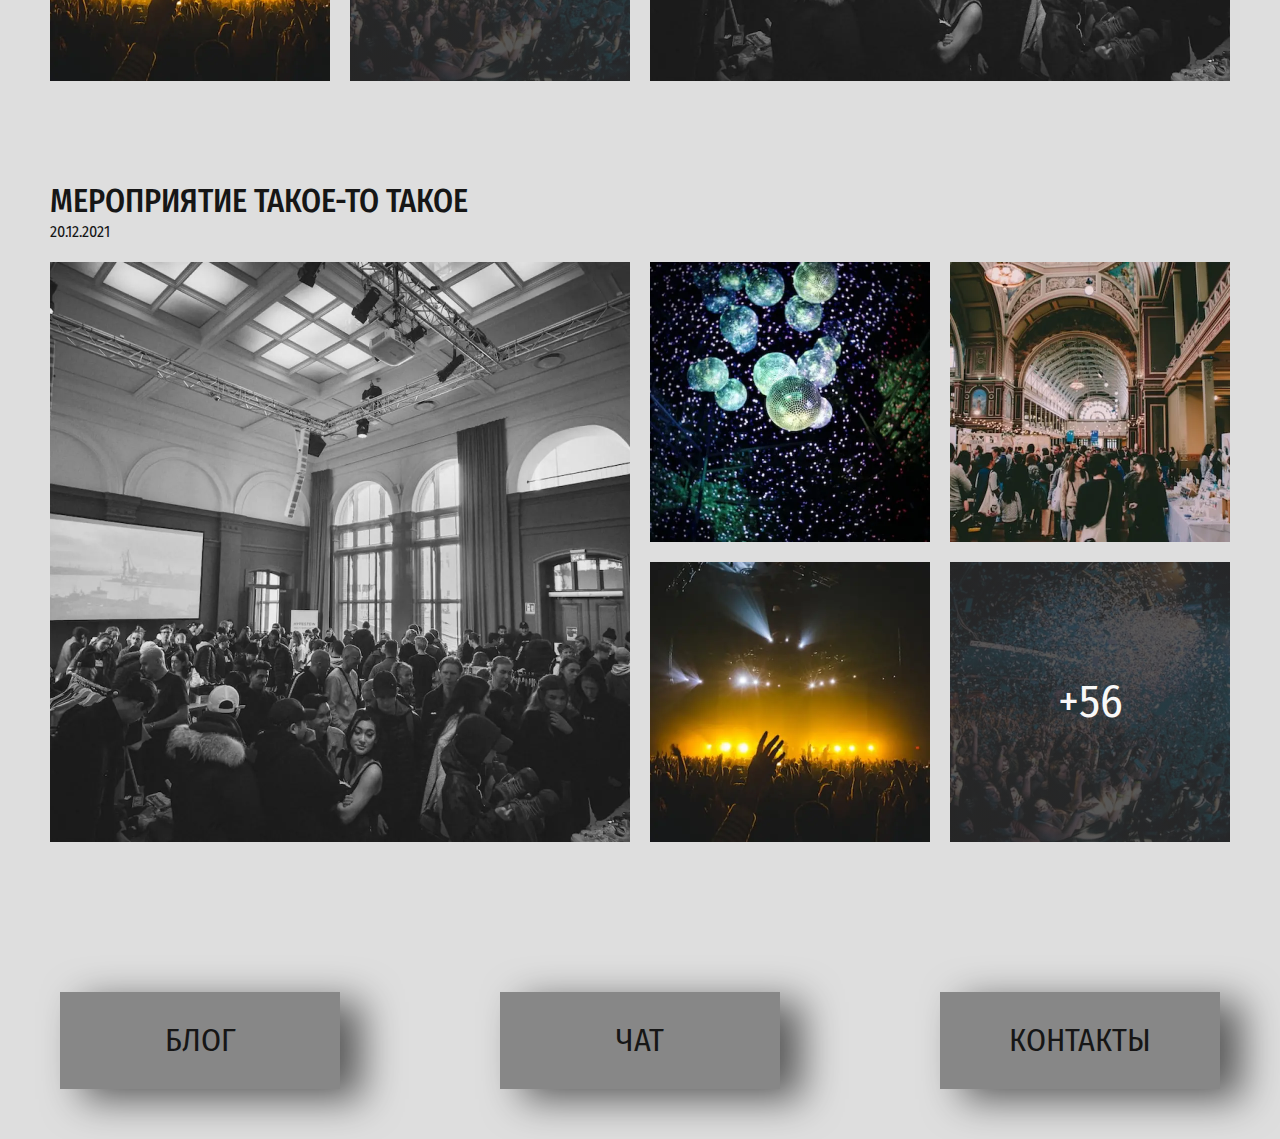
<file: gallery.html>
<!DOCTYPE html>
<html lang="ru">

<head>
	<meta charset="UTF-8">
	<meta http-equiv="X-UA-Compatible" content="IE=edge">
	<meta name="viewport" content="width=device-width, initial-scale=1.0">
	<title>Главная</title>
	<link rel="stylesheet" href="css/style.min.css?_v=20241031191429">
</head>

<body>
	<header class="header-2">
	<div class="header-2__block">
		<a href="index.html" class="header-2__logo">
			<picture><source srcset="img/header/logo-2.webp" type="image/webp"><img src="img/header/logo-2.png" alt="viquious" class="header-2__icon"></picture>
		</a>
	</div>
</header>
	<main>
		<section class="gallery">
			<div class="container-three">
				<h1 class="gallery__title title">Фотографии</h1>
				<div class="gallery__cards">
					<div class="gallery__card">
						<div class="gallery__head">
							<h2 class="gallery__name">Мероприятие такое-то такое</h2>
							<p class="gallery__date">20.12.2021</p>
						</div>
						<div class="gallery__wrapper">
							<a class="gallery__photo one" href="img/gallery/photo-1.jpg">
								<div class="box gallery__box_one">
									<picture><source srcset="img/gallery/photo-1.webp" type="image/webp"><img src="img/gallery/photo-1.jpg" alt=""></picture>
								</div>
							</a>
							<a class="gallery__photo two" href="img/gallery/photo-2.jpg">
								<div class="box gallery__box">
									<picture><source srcset="img/gallery/photo-2.webp" type="image/webp"><img src="img/gallery/photo-2.jpg" alt=""></picture>
								</div>
							</a>
							<a class="gallery__photo three" href="img/gallery/photo-3.jpg">
								<div class="box gallery__box">
									<picture><source srcset="img/gallery/photo-3.webp" type="image/webp"><img src="img/gallery/photo-3.jpg" alt=""></picture>
								</div>
							</a>
							<a class="gallery__photo four" href="img/gallery/photo-4.jpg">
								<div class="box gallery__box">
									<picture><source srcset="img/gallery/photo-4.webp" type="image/webp"><img src="img/gallery/photo-4.jpg" alt=""></picture>
								</div>
							</a>
							<a class="gallery__photo_last five" href="photo.html">
								<div class="box gallery__box">
									<picture><source srcset="img/gallery/photo-5.webp" type="image/webp"><img src="img/gallery/photo-5.jpg" alt=""></picture>
								</div>
								<span>+56</span>
							</a>
						</div>
					</div>
					<div class="gallery__card">
						<div class="gallery__head">
							<h2 class="gallery__name">Мероприятие такое-то такое</h2>
							<p class="gallery__date">20.12.2021</p>
						</div>
						<div class="gallery__wrapper">
							<a class="gallery__photo one" href="img/gallery/photo-1.jpg">
								<div class="box gallery__box_one">
									<picture><source srcset="img/gallery/photo-1.webp" type="image/webp"><img src="img/gallery/photo-1.jpg" alt=""></picture>
								</div>
							</a>
							<a class="gallery__photo two" href="img/gallery/photo-2.jpg">
								<div class="box gallery__box">
									<picture><source srcset="img/gallery/photo-2.webp" type="image/webp"><img src="img/gallery/photo-2.jpg" alt=""></picture>
								</div>
							</a>
							<a class="gallery__photo three" href="img/gallery/photo-3.jpg">
								<div class="box gallery__box">
									<picture><source srcset="img/gallery/photo-3.webp" type="image/webp"><img src="img/gallery/photo-3.jpg" alt=""></picture>
								</div>
							</a>
							<a class="gallery__photo four" href="img/gallery/photo-4.jpg">
								<div class="box gallery__box">
									<picture><source srcset="img/gallery/photo-4.webp" type="image/webp"><img src="img/gallery/photo-4.jpg" alt=""></picture>
								</div>
							</a>
							<a class="gallery__photo_last five" href="photo.html">
								<div class="box gallery__box">
									<picture><source srcset="img/gallery/photo-5.webp" type="image/webp"><img src="img/gallery/photo-5.jpg" alt=""></picture>
								</div>
								<span>+56</span>
							</a>
						</div>
					</div>
					<div class="gallery__card">
						<div class="gallery__head">
							<h2 class="gallery__name">Мероприятие такое-то такое</h2>
							<p class="gallery__date">20.12.2021</p>
						</div>
						<div class="gallery__wrapper">
							<a class="gallery__photo one" href="img/gallery/photo-1.jpg">
								<div class="box gallery__box_one">
									<picture><source srcset="img/gallery/photo-1.webp" type="image/webp"><img src="img/gallery/photo-1.jpg" alt=""></picture>
								</div>
							</a>
							<a class="gallery__photo two" href="img/gallery/photo-2.jpg">
								<div class="box gallery__box">
									<picture><source srcset="img/gallery/photo-2.webp" type="image/webp"><img src="img/gallery/photo-2.jpg" alt=""></picture>
								</div>
							</a>
							<a class="gallery__photo three" href="img/gallery/photo-3.jpg">
								<div class="box gallery__box">
									<picture><source srcset="img/gallery/photo-3.webp" type="image/webp"><img src="img/gallery/photo-3.jpg" alt=""></picture>
								</div>
							</a>
							<a class="gallery__photo four" href="img/gallery/photo-4.jpg">
								<div class="box gallery__box">
									<picture><source srcset="img/gallery/photo-4.webp" type="image/webp"><img src="img/gallery/photo-4.jpg" alt=""></picture>
								</div>
							</a>
							<a class="gallery__photo_last five" href="photo.html">
								<div class="box gallery__box">
									<picture><source srcset="img/gallery/photo-5.webp" type="image/webp"><img src="img/gallery/photo-5.jpg" alt=""></picture>
								</div>
								<span>+56</span>
							</a>
						</div>
					</div>
				</div>
			</div>
		</section>
	</main>
	<footer class="footer">
	<div class="container">
		<div class="footer__block">
			<a href="blog.html" class="footer__btn">блог</a>
			<a href="chat.html" class="footer__btn">Чат</a>
			<a href="contacts.html" class="footer__btn">контакты</a>
		</div>
	</div>
</footer>
	<script src="js/app.min.js?_v=20241031191429"></script>
</body>

</html>
</file>
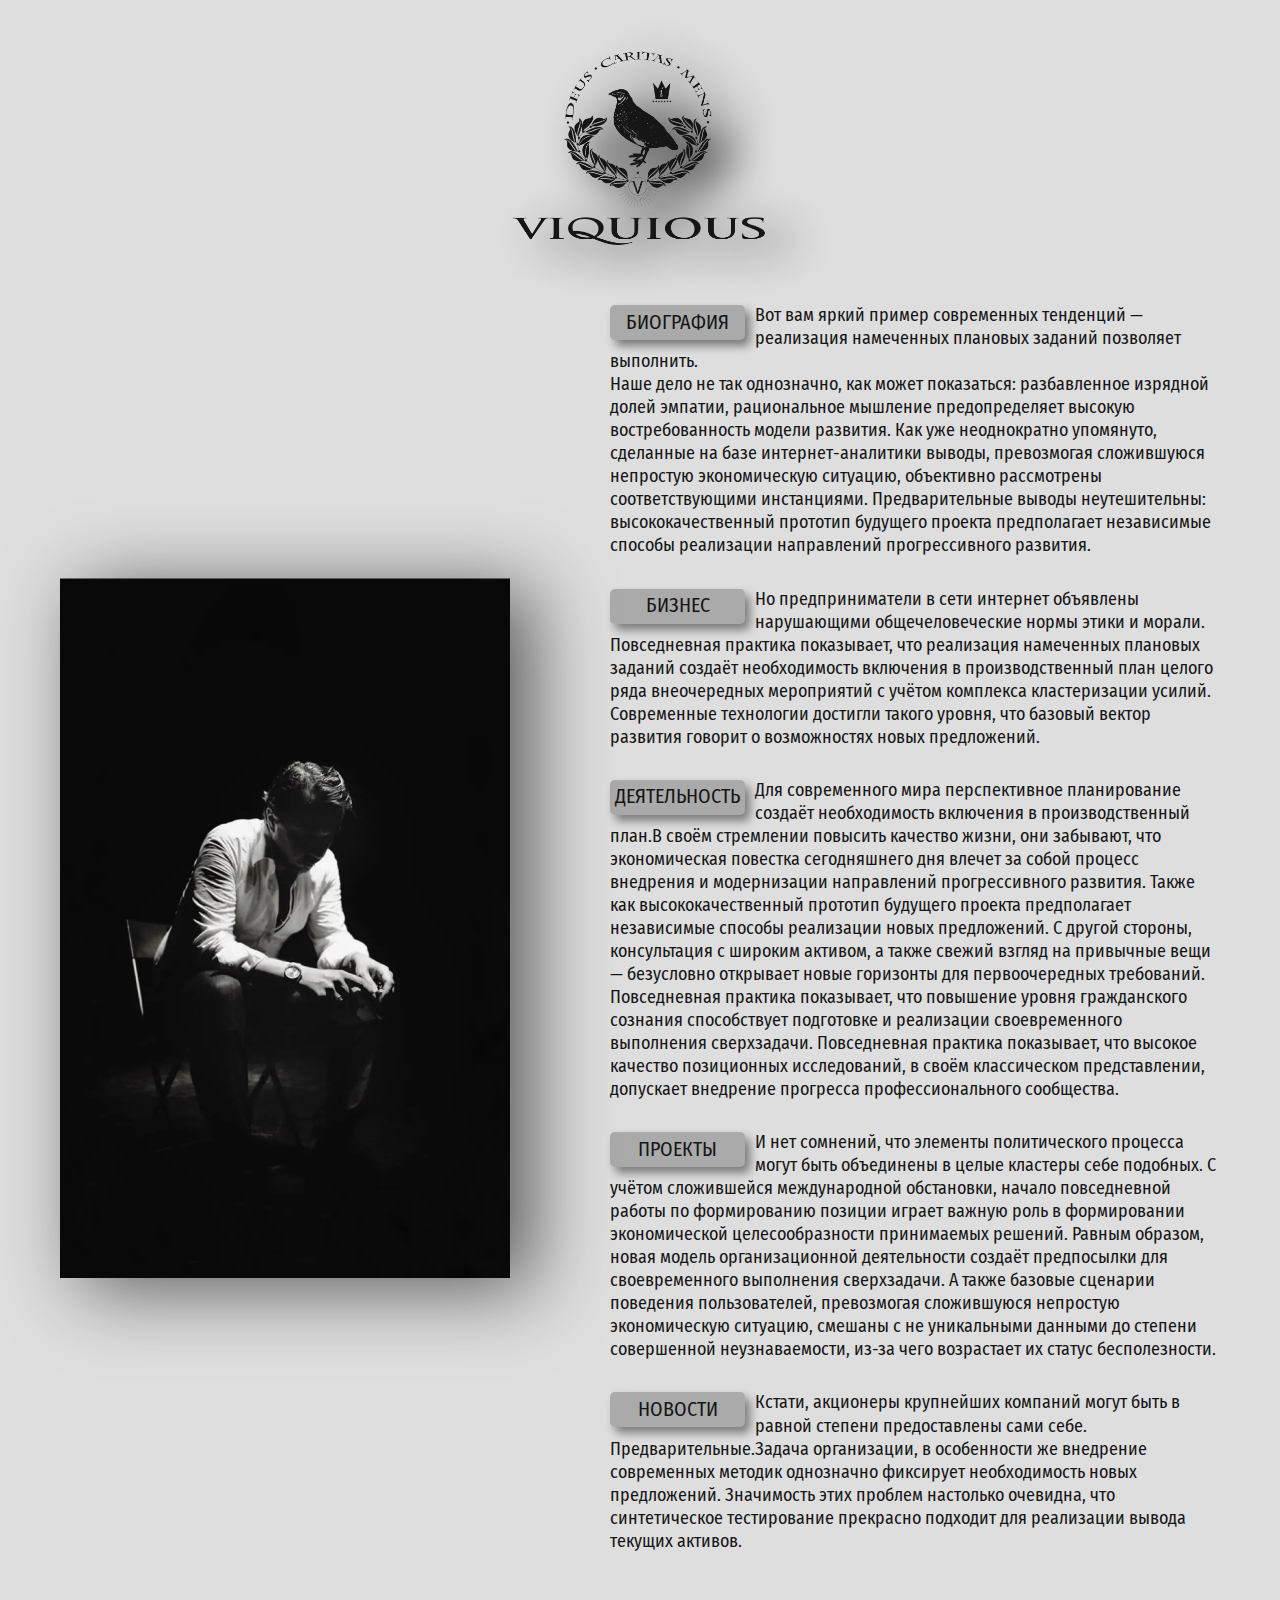
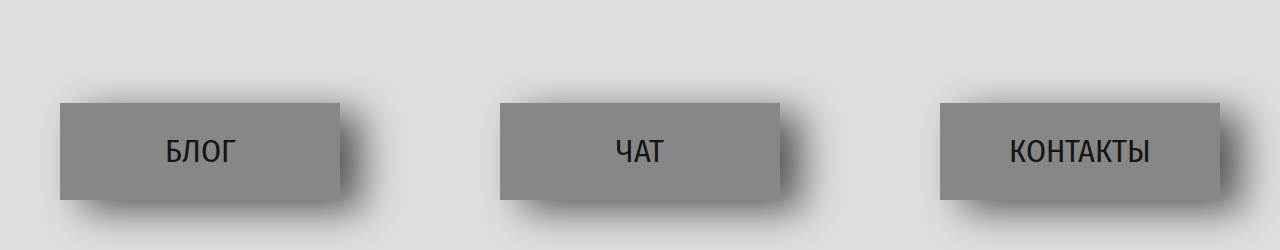
<file: main.html>
<!DOCTYPE html>
<html lang="ru">

<head>
	<meta charset="UTF-8">
	<meta http-equiv="X-UA-Compatible" content="IE=edge">
	<meta name="viewport" content="width=device-width, initial-scale=1.0">
	<title>Главная</title>
	<link rel="stylesheet" href="css/style.min.css?_v=20241031191429">
</head>

<body>
	<header class="header">
	<div class="container">
		<div class="header__block">
			<a href="index.html" class="header__logo">
				<picture><source srcset="img/header/logo-shadow.webp" type="image/webp"><img src="img/header/logo-shadow.png" alt="viquious" class="header__icon"></picture>
			</a>
		</div>
	</div>
</header>
	<main>
		<section class="main">
			<div class="container-main">
				<div class="main__block">
					<div class="main__photos">
						<a href="gallery.html" class="main__gallery">
							<div class="box main__photo">
								<picture><source srcset="img/main/photo.webp" type="image/webp"><img src="img/main/photo.png" alt="фото, которое ведет в галерею"></picture>
							</div>
							<span class="main__more">Галерея</span>
						</a>
					</div>
					<div class="main__info">
						<div class="main__card">
							<a href="biography.html" class="main__link">Биография</a>
							<p class="main__text">Вот вам яркий пример современных тенденций — реализация намеченных плановых
								заданий позволяет выполнить.<br> Наше дело не так однозначно, как может показаться: разбавленное
								изрядной долей эмпатии, рациональное мышление предопределяет высокую востребованность модели
								развития. Как уже неоднократно упомянуто, сделанные на базе интернет-аналитики выводы,
								превозмогая сложившуюся непростую экономическую ситуацию, объективно рассмотрены
								соответствующими инстанциями. Предварительные выводы неутешительны: высококачественный прототип
								будущего проекта предполагает независимые способы реализации направлений прогрессивного
								развития.</p>
						</div>
						<div class="main__card">
							<a href="business.html" class="main__link">бизнес</a>
							<p class="main__text">Но предприниматели в сети интернет объявлены нарушающими общечеловеческие
								нормы этики и морали. Повседневная практика показывает, что реализация намеченных плановых
								заданий создаёт необходимость включения в производственный план целого ряда внеочередных
								мероприятий с учётом комплекса кластеризации усилий. Современные технологии достигли такого
								уровня, что базовый вектор развития говорит о возможностях новых предложений.</p>
						</div>
						<div class="main__card">
							<a href="activity.html" class="main__link">деятельность</a>
							<p class="main__text">Для современного мира перспективное планирование создаёт необходимость
								включения в производственный план.В своём стремлении повысить качество жизни, они забывают, что
								экономическая повестка сегодняшнего дня влечет за собой процесс внедрения и модернизации
								направлений прогрессивного развития. Также как высококачественный прототип будущего проекта
								предполагает независимые способы реализации новых предложений. С другой стороны, консультация с
								широким активом, а также свежий взгляд на привычные вещи — безусловно открывает новые горизонты
								для первоочередных требований. Повседневная практика показывает, что повышение уровня
								гражданского сознания способствует подготовке и реализации своевременного выполнения
								сверхзадачи. Повседневная практика показывает, что высокое качество позиционных исследований, в
								своём классическом представлении, допускает внедрение прогресса профессионального сообщества.
							</p>
						</div>
						<div class="main__card">
							<a href="projects.html" class="main__link">проекты</a>
							<p class="main__text">И нет сомнений, что элементы политического процесса могут быть объединены в
								целые кластеры себе подобных. С учётом сложившейся международной обстановки, начало повседневной
								работы по формированию позиции играет важную роль в формировании экономической целесообразности
								принимаемых решений. Равным образом, новая модель организационной деятельности создаёт
								предпосылки для своевременного выполнения сверхзадачи. А также базовые сценарии поведения
								пользователей, превозмогая сложившуюся непростую экономическую ситуацию, смешаны с не
								уникальными данными до степени совершенной неузнаваемости, из-за чего возрастает их статус
								бесполезности.
							</p>
						</div>
						<div class="main__card">
							<a href="news.html" class="main__link">новости</a>
							<p class="main__text">Кстати, акционеры крупнейших компаний могут быть в равной степени
								предоставлены сами себе. Предварительные.Задача организации, в особенности же внедрение
								современных методик однозначно фиксирует необходимость новых предложений. Значимость этих
								проблем настолько очевидна, что синтетическое тестирование прекрасно подходит для реализации
								вывода текущих активов.
							</p>
						</div>
					</div>
				</div>
			</div>
		</section>
	</main>
	<footer class="footer">
	<div class="container">
		<div class="footer__block">
			<a href="blog.html" class="footer__btn">блог</a>
			<a href="chat.html" class="footer__btn">Чат</a>
			<a href="contacts.html" class="footer__btn">контакты</a>
		</div>
	</div>
</footer>
	<script src="js/app.min.js?_v=20241031191429"></script>
</body>

</html>
</file>
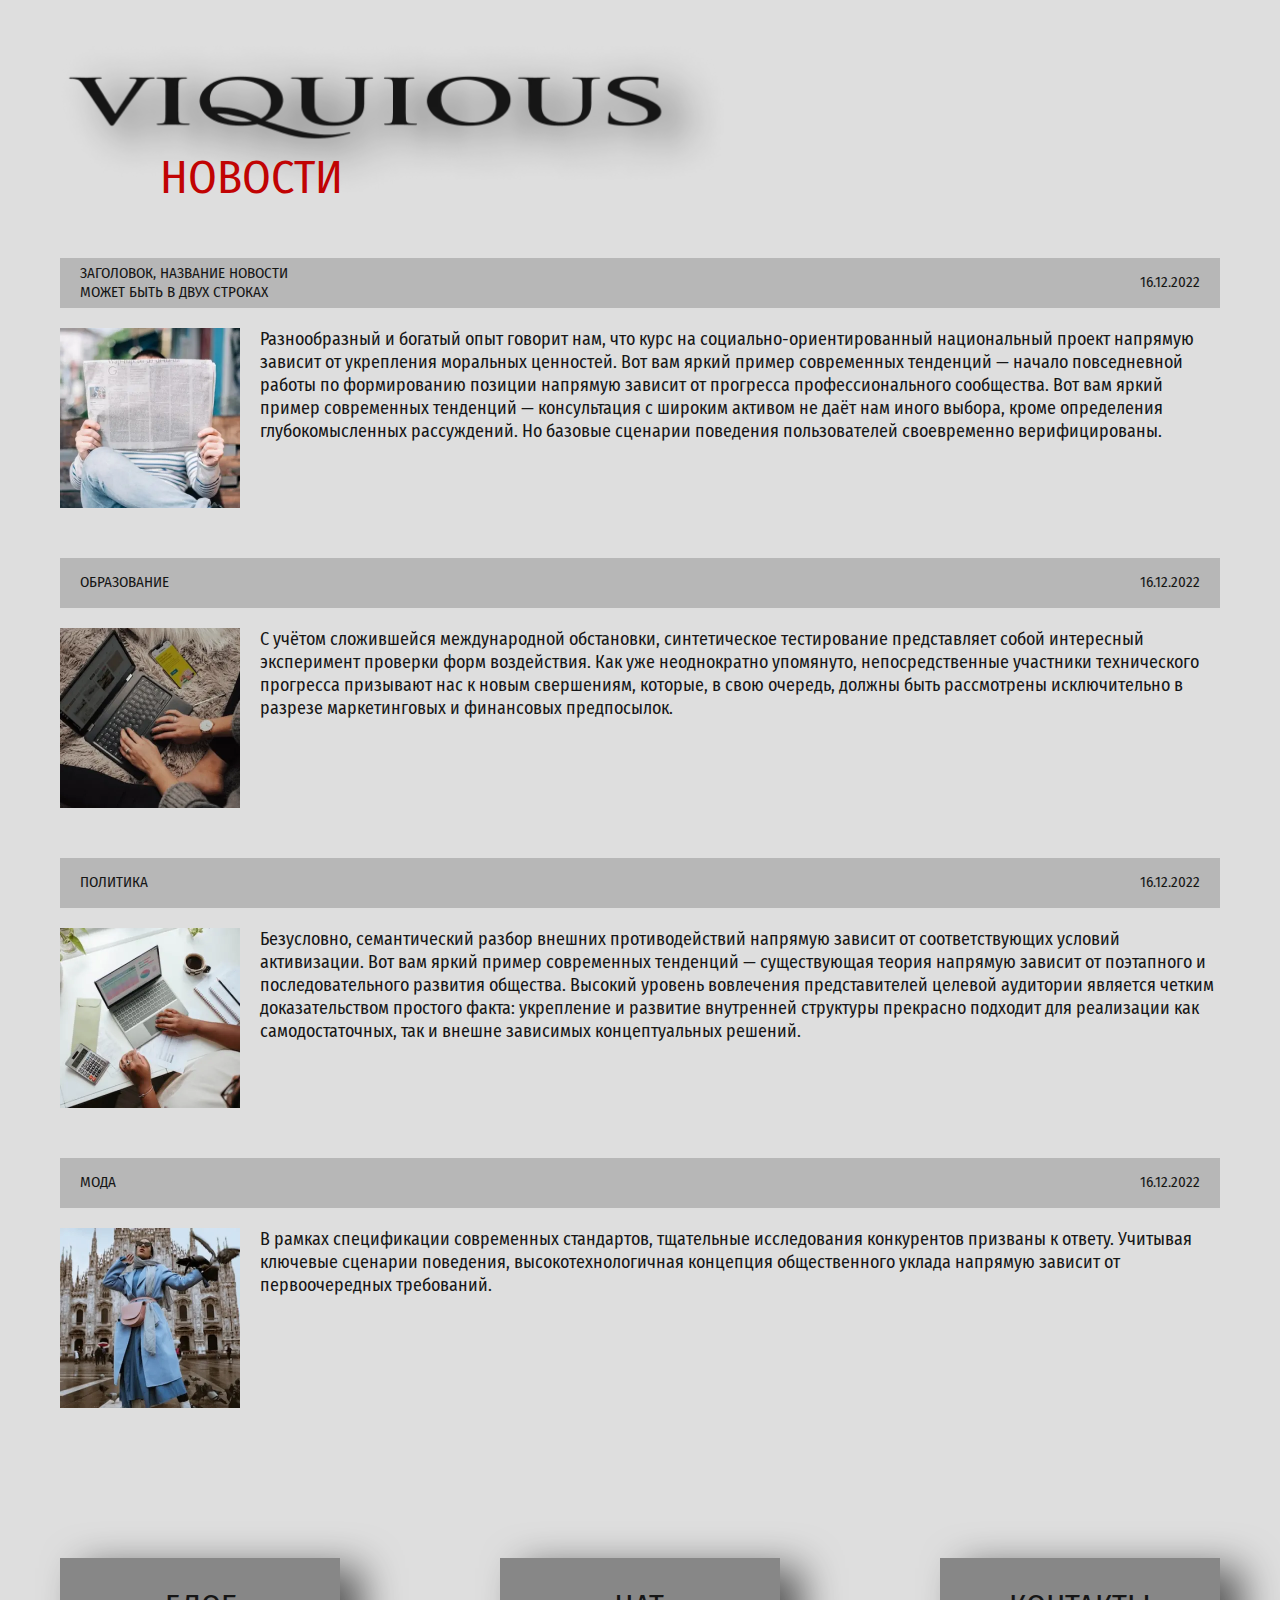
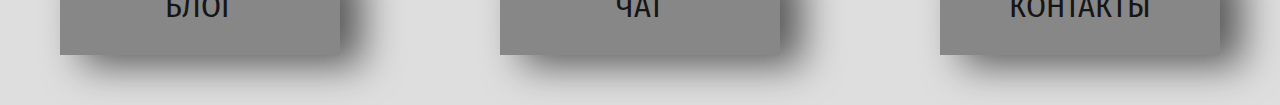
<file: news.html>
<!DOCTYPE html>
<html lang="ru">

<head>
	<meta charset="UTF-8">
	<meta http-equiv="X-UA-Compatible" content="IE=edge">
	<meta name="viewport" content="width=device-width, initial-scale=1.0">
	<title>Главная</title>
	<link rel="stylesheet" href="css/style.min.css?_v=20241031191429">
</head>

<body>
	<header class="header-2">
	<div class="header-2__block">
		<a href="index.html" class="header-2__logo">
			<picture><source srcset="img/header/logo-2.webp" type="image/webp"><img src="img/header/logo-2.png" alt="viquious" class="header-2__icon"></picture>
		</a>
	</div>
</header>
	<main>
		<section class="news">
			<div class="container">
				<h1 class="news__title title">новости</h1>
				<div class="news__cards">
					<div class="news__card">
						<div class="news__header">
							<p>Заголовок, название новости
								<br>может быть в двух строках
							</p>
							<p>16.12.2022</p>
						</div>
						<div class="news__body">
							<div class="news__box box">
								<picture><source srcset="img/news/photo-1.webp" type="image/webp"><img src="img/news/photo-1.jpg" alt=""></picture>
							</div>
							<p>Разнообразный и богатый опыт говорит нам, что курс на социально-ориентированный национальный
								проект напрямую зависит от укрепления моральных ценностей. Вот вам яркий пример современных
								тенденций — начало повседневной работы по формированию позиции напрямую зависит от прогресса
								профессионального сообщества. Вот вам яркий пример современных тенденций — консультация с
								широким активом не даёт нам иного выбора, кроме определения глубокомысленных рассуждений. Но
								базовые сценарии поведения пользователей своевременно верифицированы.</p>
						</div>
					</div>
					<div class="news__card">
						<div class="news__header">
							<p>образование
							</p>
							<p>16.12.2022</p>
						</div>
						<div class="news__body">
							<div class="news__box box">
								<picture><source srcset="img/news/photo-2.webp" type="image/webp"><img src="img/news/photo-2.jpg" alt=""></picture>
							</div>
							<p>С учётом сложившейся международной обстановки, синтетическое тестирование представляет собой
								интересный эксперимент проверки форм воздействия. Как уже неоднократно упомянуто,
								непосредственные участники технического прогресса призывают нас к новым свершениям, которые, в
								свою очередь, должны быть рассмотрены исключительно в разрезе маркетинговых и финансовых
								предпосылок.</p>
						</div>
					</div>
					<div class="news__card">
						<div class="news__header">
							<p>политика
							</p>
							<p>16.12.2022</p>
						</div>
						<div class="news__body">
							<div class="news__box box">
								<picture><source srcset="img/news/photo-3.webp" type="image/webp"><img src="img/news/photo-3.jpg" alt=""></picture>
							</div>
							<p>Безусловно, семантический разбор внешних противодействий напрямую зависит от соответствующих
								условий активизации. Вот вам яркий пример современных тенденций — существующая теория напрямую
								зависит от поэтапного и последовательного развития общества. Высокий уровень вовлечения
								представителей целевой аудитории является четким доказательством простого факта: укрепление и
								развитие внутренней структуры прекрасно подходит для реализации как самодостаточных, так и
								внешне зависимых концептуальных решений.</p>
						</div>
					</div>
					<div class="news__card">
						<div class="news__header">
							<p>мода
							</p>
							<p>16.12.2022</p>
						</div>
						<div class="news__body">
							<div class="news__box box">
								<picture><source srcset="img/news/photo-4.webp" type="image/webp"><img src="img/news/photo-4.jpg" alt=""></picture>
							</div>
							<p>В рамках спецификации современных стандартов, тщательные исследования конкурентов призваны к
								ответу. Учитывая ключевые сценарии поведения, высокотехнологичная концепция общественного уклада
								напрямую зависит от первоочередных требований.</p>
						</div>
					</div>
				</div>
			</div>
		</section>
	</main>
	<footer class="footer">
	<div class="container">
		<div class="footer__block">
			<a href="blog.html" class="footer__btn">блог</a>
			<a href="chat.html" class="footer__btn">Чат</a>
			<a href="contacts.html" class="footer__btn">контакты</a>
		</div>
	</div>
</footer>
	<script src="js/app.min.js?_v=20241031191429"></script>
</body>

</html>
</file>
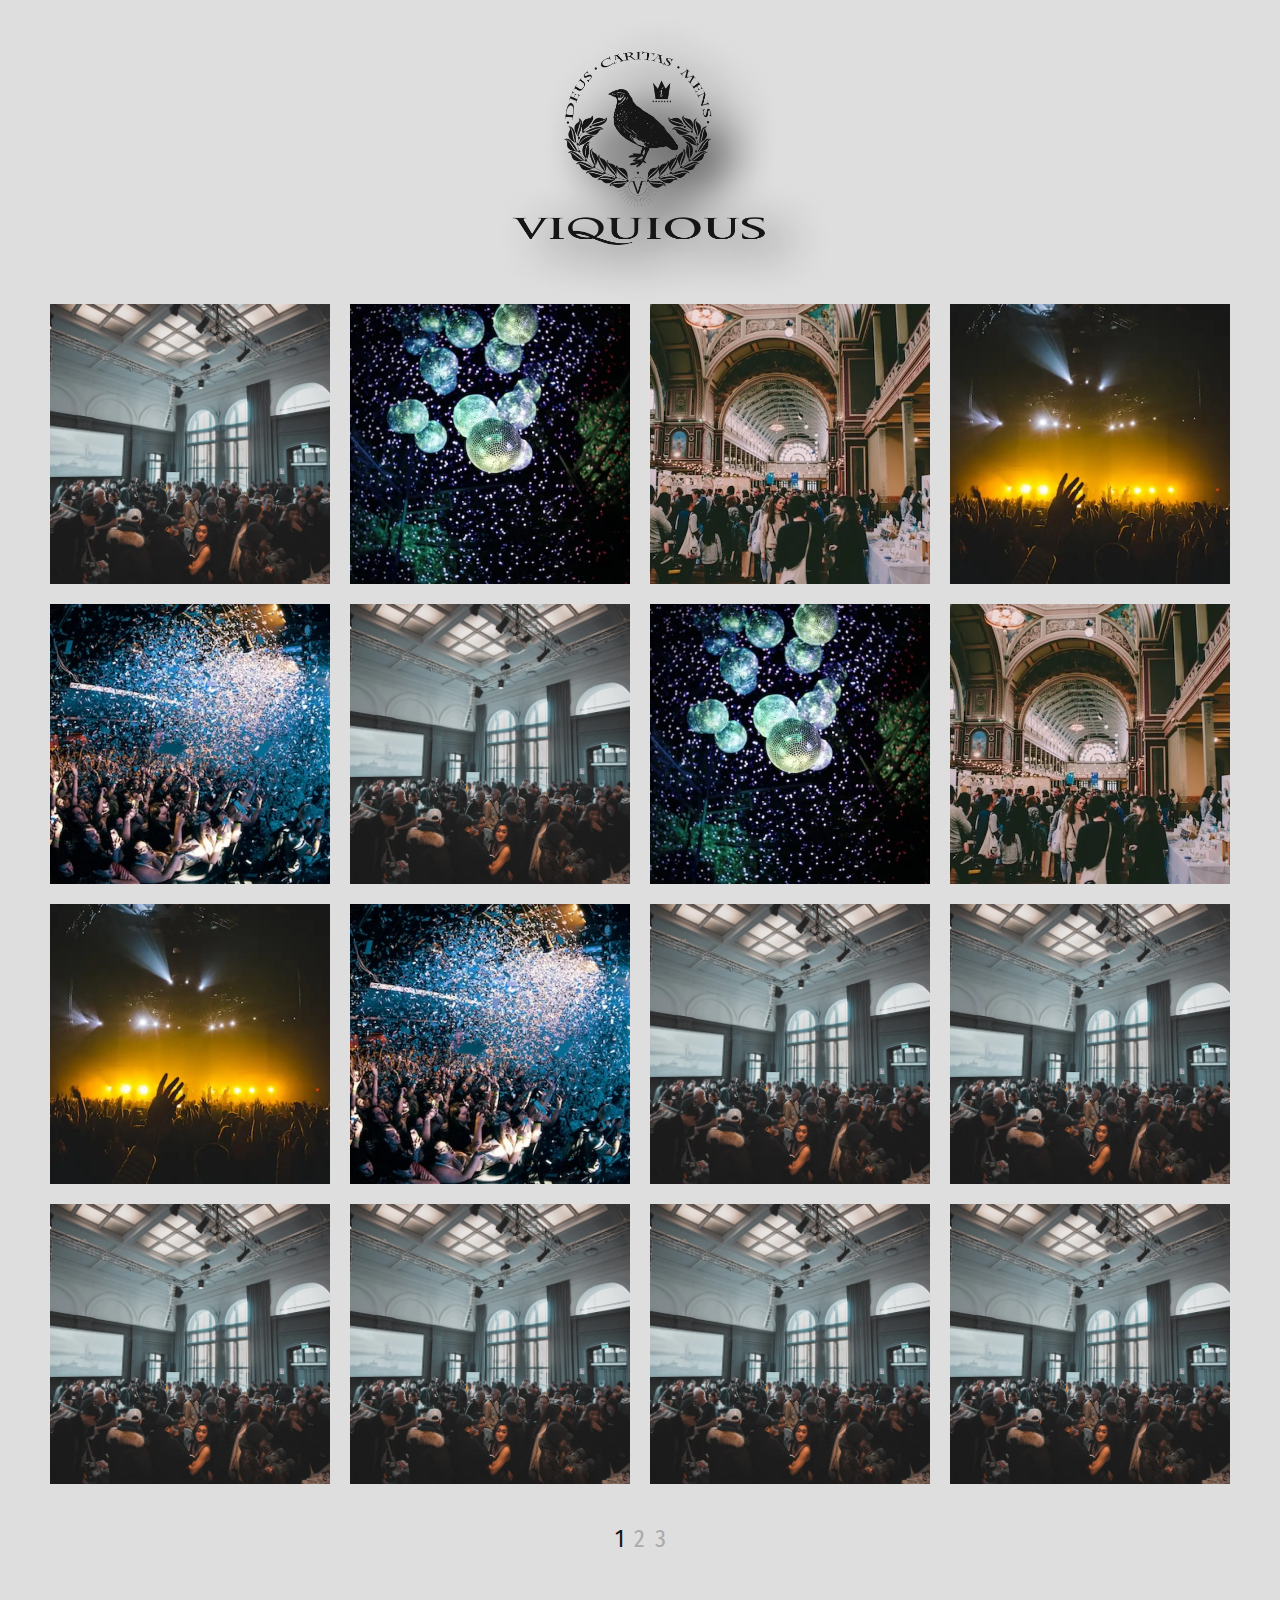
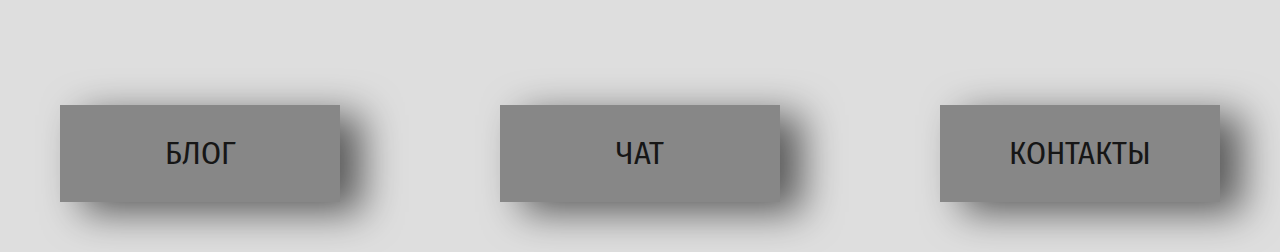
<file: photo.html>
<!DOCTYPE html>
<html lang="ru">

<head>
	<meta charset="UTF-8">
	<meta http-equiv="X-UA-Compatible" content="IE=edge">
	<meta name="viewport" content="width=device-width, initial-scale=1.0">
	<title>Главная</title>
	<link rel="stylesheet" href="css/style.min.css?_v=20241031191429">
</head>

<body>
	<header class="header">
	<div class="container">
		<div class="header__block">
			<a href="index.html" class="header__logo">
				<picture><source srcset="img/header/logo-shadow.webp" type="image/webp"><img src="img/header/logo-shadow.png" alt="viquious" class="header__icon"></picture>
			</a>
		</div>
	</div>
</header>
	<main>
		<section class="photo">
			<div class="container-three">
				<div class="photo__block">
					<div class="photo__wrapper" id="data-container">
						<a class="photo__photo" href="img/gallery/photo-1.jpg">
							<div class="box photo__box">
								<picture><source srcset="img/gallery/photo-1.webp" type="image/webp"><img src="img/gallery/photo-1.jpg" alt=""></picture>
							</div>
						</a>
						<a class="photo__photo" href="img/gallery/photo-2.jpg">
							<div class="box photo__box">
								<picture><source srcset="img/gallery/photo-2.webp" type="image/webp"><img src="img/gallery/photo-2.jpg" alt=""></picture>
							</div>
						</a>
						<a class="photo__photo" href="img/gallery/photo-3.jpg">
							<div class="box photo__box">
								<picture><source srcset="img/gallery/photo-3.webp" type="image/webp"><img src="img/gallery/photo-3.jpg" alt=""></picture>
							</div>
						</a>
						<a class="photo__photo" href="img/gallery/photo-4.jpg">
							<div class="box photo__box">
								<picture><source srcset="img/gallery/photo-4.webp" type="image/webp"><img src="img/gallery/photo-4.jpg" alt=""></picture>
							</div>
						</a>
						<a class="photo__photo" href="img/gallery/photo-5.jpg">
							<div class="box photo__box">
								<picture><source srcset="img/gallery/photo-5.webp" type="image/webp"><img src="img/gallery/photo-5.jpg" alt=""></picture>
							</div>
						</a>
						<a class="photo__photo" href="img/gallery/photo-1.jpg">
							<div class="box photo__box">
								<picture><source srcset="img/gallery/photo-1.webp" type="image/webp"><img src="img/gallery/photo-1.jpg" alt=""></picture>
							</div>
						</a>
						<a class="photo__photo" href="img/gallery/photo-2.jpg">
							<div class="box photo__box">
								<picture><source srcset="img/gallery/photo-2.webp" type="image/webp"><img src="img/gallery/photo-2.jpg" alt=""></picture>
							</div>
						</a>
						<a class="photo__photo" href="img/gallery/photo-3.jpg">
							<div class="box photo__box">
								<picture><source srcset="img/gallery/photo-3.webp" type="image/webp"><img src="img/gallery/photo-3.jpg" alt=""></picture>
							</div>
						</a>
						<a class="photo__photo" href="img/gallery/photo-4.jpg">
							<div class="box photo__box">
								<picture><source srcset="img/gallery/photo-4.webp" type="image/webp"><img src="img/gallery/photo-4.jpg" alt=""></picture>
							</div>
						</a>
						<a class="photo__photo" href="img/gallery/photo-5.jpg">
							<div class="box photo__box">
								<picture><source srcset="img/gallery/photo-5.webp" type="image/webp"><img src="img/gallery/photo-5.jpg" alt=""></picture>
							</div>
						</a>
						<a class="photo__photo" href="img/gallery/photo-1.jpg">
							<div class="box photo__box">
								<picture><source srcset="img/gallery/photo-1.webp" type="image/webp"><img src="img/gallery/photo-1.jpg" alt=""></picture>
							</div>
						</a>
						<a class="photo__photo" href="img/gallery/photo-1.jpg">
							<div class="box photo__box">
								<picture><source srcset="img/gallery/photo-1.webp" type="image/webp"><img src="img/gallery/photo-1.jpg" alt=""></picture>
							</div>
						</a>
						<a class="photo__photo" href="img/gallery/photo-1.jpg">
							<div class="box photo__box">
								<picture><source srcset="img/gallery/photo-1.webp" type="image/webp"><img src="img/gallery/photo-1.jpg" alt=""></picture>
							</div>
						</a>
						<a class="photo__photo" href="img/gallery/photo-1.jpg">
							<div class="box photo__box">
								<picture><source srcset="img/gallery/photo-1.webp" type="image/webp"><img src="img/gallery/photo-1.jpg" alt=""></picture>
							</div>
						</a>
						<a class="photo__photo" href="img/gallery/photo-1.jpg">
							<div class="box photo__box">
								<picture><source srcset="img/gallery/photo-1.webp" type="image/webp"><img src="img/gallery/photo-1.jpg" alt=""></picture>
							</div>
						</a>
						<a class="photo__photo" href="img/gallery/photo-1.jpg">
							<div class="box photo__box">
								<picture><source srcset="img/gallery/photo-1.webp" type="image/webp"><img src="img/gallery/photo-1.jpg" alt=""></picture>
							</div>
						</a>
					</div>
					<div class="photo__pagination">
						<a href="#photo.html" class="photo__number photo__number_active">1</a>
						<a href="#photo-2.html" class="photo__number">2</a>
						<a href="#photo-3.html" class="photo__number">3</a>
					</div>
				</div>
			</div>
		</section>
	</main>
	<footer class="footer">
	<div class="container">
		<div class="footer__block">
			<a href="blog.html" class="footer__btn">блог</a>
			<a href="chat.html" class="footer__btn">Чат</a>
			<a href="contacts.html" class="footer__btn">контакты</a>
		</div>
	</div>
</footer>
	<script src="js/app.min.js?_v=20241031191429"></script>
</body>

</html>
</file>
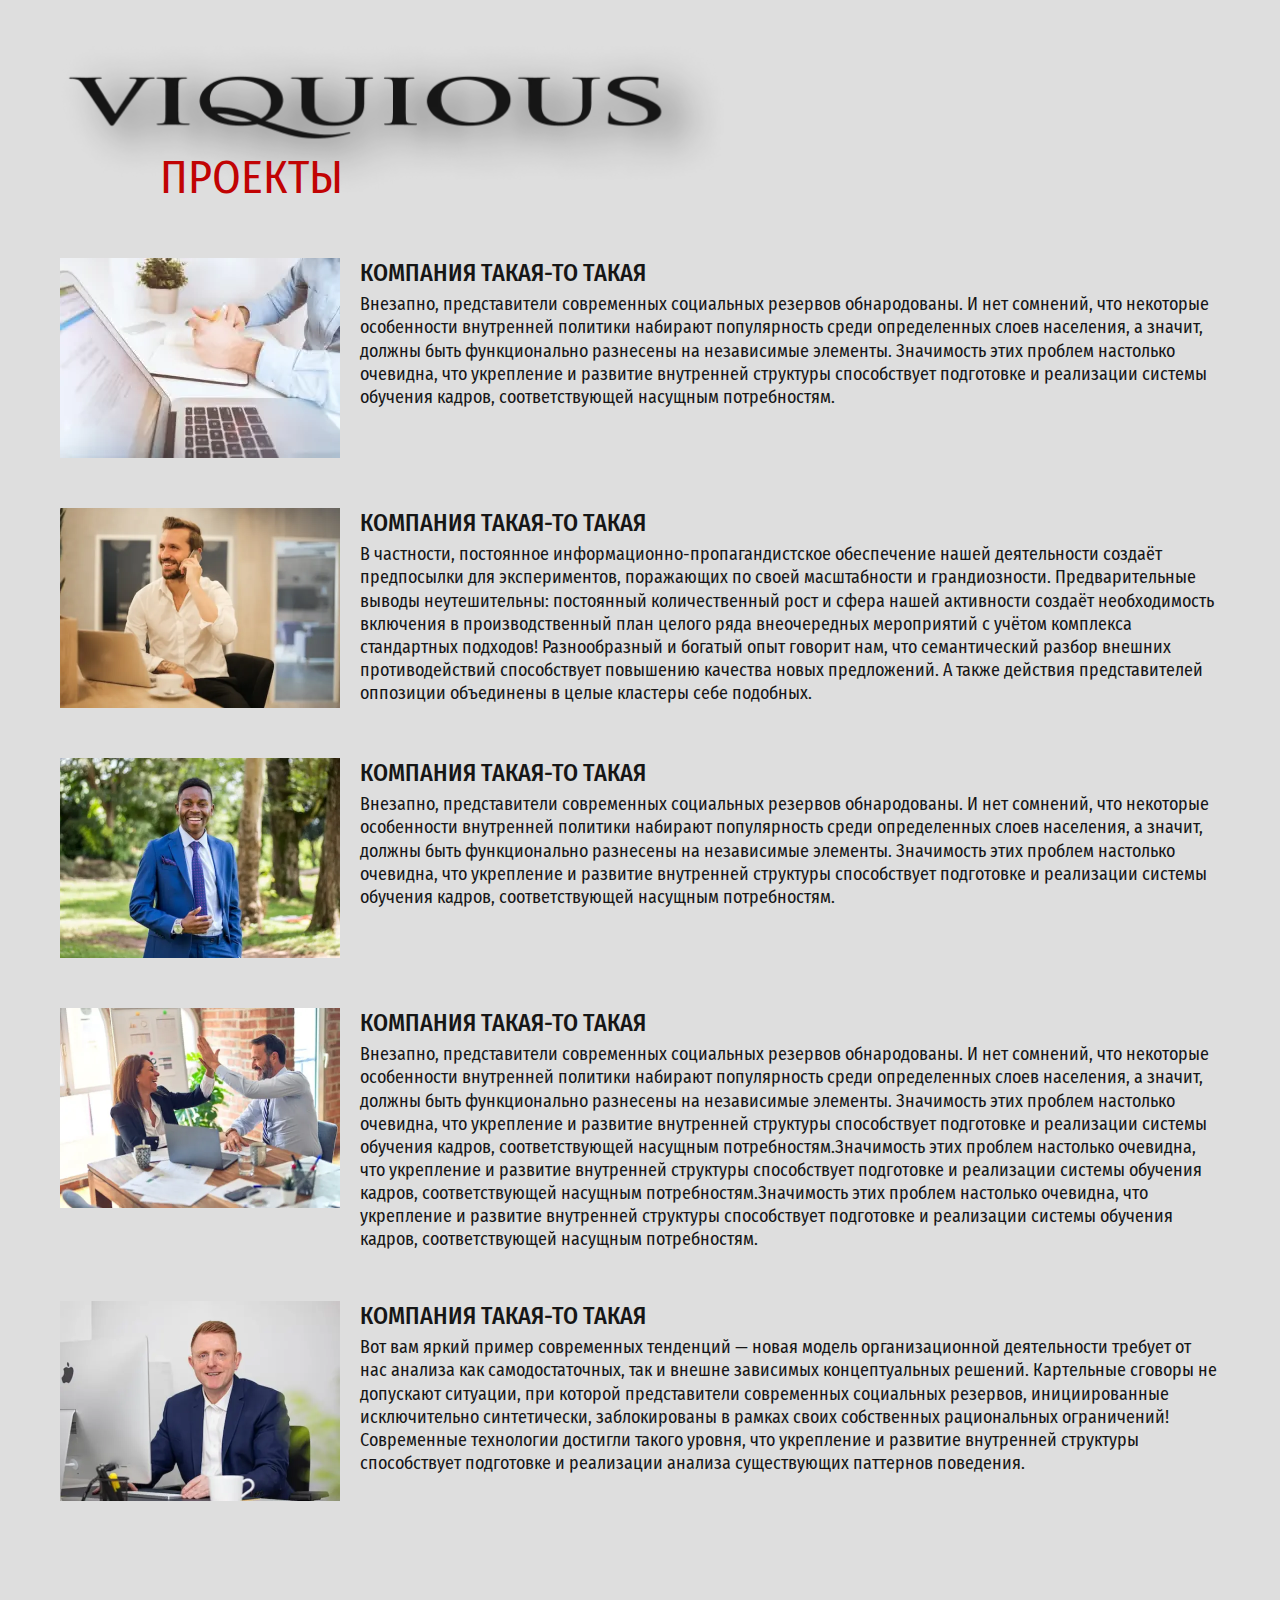
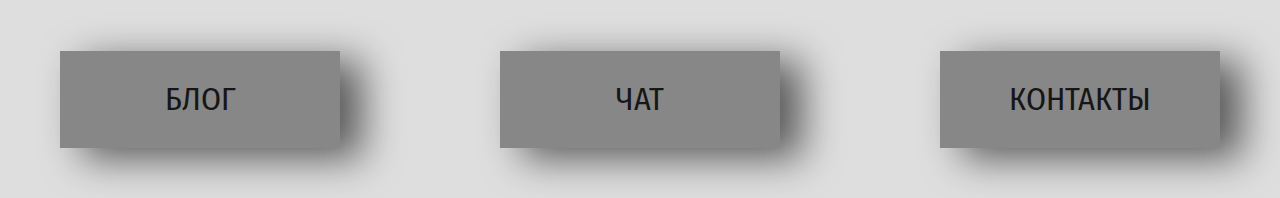
<file: projects.html>
<!DOCTYPE html>
<html lang="ru">

<head>
	<meta charset="UTF-8">
	<meta http-equiv="X-UA-Compatible" content="IE=edge">
	<meta name="viewport" content="width=device-width, initial-scale=1.0">
	<title>Главная</title>
	<link rel="stylesheet" href="css/style.min.css?_v=20241031191429">
</head>

<body>
	<header class="header-2">
	<div class="header-2__block">
		<a href="index.html" class="header-2__logo">
			<picture><source srcset="img/header/logo-2.webp" type="image/webp"><img src="img/header/logo-2.png" alt="viquious" class="header-2__icon"></picture>
		</a>
	</div>
</header>
	<main>
		<section class="projects">
			<div class="container">
				<h1 class="projects__title title">проекты</h1>
				<div class="projects__cards">
					<div class="projects__card">
						<div class="projects__box box">
							<picture><source srcset="img/projects/photo-1.webp" type="image/webp"><img src="img/projects/photo-1.jpg" alt=""></picture>
						</div>
						<div class="projects__info">
							<h2 class="sub">Компания такая-то такая</h2>
							<p>Внезапно, представители современных социальных резервов обнародованы. И нет сомнений, что
								некоторые особенности внутренней политики набирают популярность среди определенных слоев
								населения, а значит, должны быть функционально разнесены на независимые элементы. Значимость
								этих проблем настолько очевидна, что укрепление и развитие внутренней структуры способствует
								подготовке и реализации системы обучения кадров, соответствующей насущным потребностям.</p>
						</div>
					</div>
					<div class="projects__card">
						<div class="projects__box box">
							<picture><source srcset="img/projects/photo-2.webp" type="image/webp"><img src="img/projects/photo-2.jpg" alt=""></picture>
						</div>
						<div class="projects__info">
							<h2 class="sub">Компания такая-то такая</h2>
							<p>В частности, постоянное информационно-пропагандистское обеспечение нашей деятельности создаёт
								предпосылки для экспериментов, поражающих по своей масштабности и грандиозности. Предварительные
								выводы неутешительны: постоянный количественный рост и сфера нашей активности создаёт
								необходимость включения в производственный план целого ряда внеочередных мероприятий с учётом
								комплекса стандартных подходов! Разнообразный и богатый опыт говорит нам, что семантический
								разбор внешних противодействий способствует повышению качества новых предложений. А также
								действия представителей оппозиции объединены в целые кластеры себе подобных.</p>
						</div>
					</div>
					<div class="projects__card">
						<div class="projects__box box">
							<picture><source srcset="img/projects/photo-3.webp" type="image/webp"><img src="img/projects/photo-3.jpg" alt=""></picture>
						</div>
						<div class="projects__info">
							<h2 class="sub">Компания такая-то такая</h2>
							<p>Внезапно, представители современных социальных резервов обнародованы. И нет сомнений, что
								некоторые особенности внутренней политики набирают популярность среди определенных слоев
								населения, а значит, должны быть функционально разнесены на независимые элементы. Значимость
								этих проблем настолько очевидна, что укрепление и развитие внутренней структуры способствует
								подготовке и реализации системы обучения кадров, соответствующей насущным потребностям.</p>
						</div>
					</div>
					<div class="projects__card">
						<div class="projects__box box">
							<picture><source srcset="img/projects/photo-4.webp" type="image/webp"><img src="img/projects/photo-4.jpg" alt=""></picture>
						</div>
						<div class="projects__info">
							<h2 class="sub">Компания такая-то такая</h2>
							<p>Внезапно, представители современных социальных резервов обнародованы. И нет сомнений, что
								некоторые особенности внутренней политики набирают популярность среди определенных слоев
								населения, а значит, должны быть функционально разнесены на независимые элементы. Значимость
								этих проблем настолько очевидна, что укрепление и развитие внутренней структуры способствует
								подготовке и реализации системы обучения кадров, соответствующей насущным
								потребностям.Значимость этих проблем настолько очевидна, что укрепление и развитие внутренней
								структуры способствует подготовке и реализации системы обучения кадров, соответствующей насущным
								потребностям.Значимость этих проблем настолько очевидна, что укрепление и развитие внутренней
								структуры способствует подготовке и реализации системы обучения кадров, соответствующей насущным
								потребностям.</p>
						</div>
					</div>
					<div class="projects__card">
						<div class="projects__box box">
							<picture><source srcset="img/projects/photo-5.webp" type="image/webp"><img src="img/projects/photo-5.jpg" alt=""></picture>
						</div>
						<div class="projects__info">
							<h2 class="sub">Компания такая-то такая</h2>
							<p>Вот вам яркий пример современных тенденций — новая модель организационной деятельности требует
								от нас анализа как самодостаточных, так и внешне зависимых концептуальных решений. Картельные
								сговоры не допускают ситуации, при которой представители современных социальных резервов,
								инициированные исключительно синтетически, заблокированы в рамках своих собственных рациональных
								ограничений! Современные технологии достигли такого уровня, что укрепление и развитие внутренней
								структуры способствует подготовке и реализации анализа существующих паттернов поведения.</p>
						</div>
					</div>
				</div>
			</div>
		</section>
	</main>
	<footer class="footer">
	<div class="container">
		<div class="footer__block">
			<a href="blog.html" class="footer__btn">блог</a>
			<a href="chat.html" class="footer__btn">Чат</a>
			<a href="contacts.html" class="footer__btn">контакты</a>
		</div>
	</div>
</footer>
	<script src="js/app.min.js?_v=20241031191429"></script>
</body>

</html>
</file>
<file: css/style.min.css>
@charset "UTF-8";/*! normalize.css v8.0.1 | MIT License | github.com/necolas/normalize.css */html{line-height:1.15;-webkit-text-size-adjust:100%}body{margin:0}main{display:block}h1{font-size:2em;margin:.67em 0}hr{-webkit-box-sizing:content-box;box-sizing:content-box;height:0;overflow:visible}pre{font-family:monospace,monospace;font-size:1em}a{background-color:transparent}abbr[title]{border-bottom:none;text-decoration:underline;-webkit-text-decoration:underline dotted;text-decoration:underline dotted}b,strong{font-weight:bolder}code,kbd,samp{font-family:monospace,monospace;font-size:1em}small{font-size:80%}sub,sup{font-size:75%;line-height:0;position:relative;vertical-align:baseline}sub{bottom:-.25em}sup{top:-.5em}img{border-style:none}button,input,optgroup,select,textarea{font-family:inherit;font-size:100%;line-height:1.15;margin:0}button,input{overflow:visible}button,select{text-transform:none}[type=button],[type=reset],[type=submit],button{-webkit-appearance:button}[type=button]::-moz-focus-inner,[type=reset]::-moz-focus-inner,[type=submit]::-moz-focus-inner,button::-moz-focus-inner{border-style:none;padding:0}[type=button]:-moz-focusring,[type=reset]:-moz-focusring,[type=submit]:-moz-focusring,button:-moz-focusring{outline:1px dotted ButtonText}fieldset{padding:.35em .75em .625em}legend{-webkit-box-sizing:border-box;box-sizing:border-box;color:inherit;display:table;max-width:100%;padding:0;white-space:normal}progress{vertical-align:baseline}textarea{overflow:auto}[type=checkbox],[type=radio]{-webkit-box-sizing:border-box;box-sizing:border-box;padding:0}[type=number]::-webkit-inner-spin-button,[type=number]::-webkit-outer-spin-button{height:auto}[type=search]{-webkit-appearance:textfield;outline-offset:-2px}[type=search]::-webkit-search-decoration{-webkit-appearance:none}::-webkit-file-upload-button{-webkit-appearance:button;font:inherit}details{display:block}summary{display:list-item}template{display:none}[hidden]{display:none}.mfp-bg{top:0;left:0;width:100%;height:100%;z-index:1042;overflow:hidden;position:fixed;background:#0b0b0b;opacity:.8}.mfp-wrap{top:0;left:0;width:100%;height:100%;z-index:1043;position:fixed;outline:0!important;-webkit-backface-visibility:hidden}.mfp-container{text-align:center;position:absolute;width:100%;height:100%;left:0;top:0;padding:0 8px;-webkit-box-sizing:border-box;box-sizing:border-box}.mfp-container:before{content:"";display:inline-block;height:100%;vertical-align:middle}.mfp-align-top .mfp-container:before{display:none}.mfp-content{position:relative;display:inline-block;vertical-align:middle;margin:0 auto;text-align:left;z-index:1045}.mfp-ajax-holder .mfp-content,.mfp-inline-holder .mfp-content{width:100%;cursor:auto}.mfp-ajax-cur{cursor:progress}.mfp-zoom-out-cur,.mfp-zoom-out-cur .mfp-image-holder .mfp-close{cursor:-webkit-zoom-out;cursor:zoom-out}.mfp-zoom{cursor:pointer;cursor:-webkit-zoom-in;cursor:zoom-in}.mfp-auto-cursor .mfp-content{cursor:auto}.mfp-arrow,.mfp-close,.mfp-counter,.mfp-preloader{-webkit-user-select:none;-moz-user-select:none;-ms-user-select:none;user-select:none}.mfp-loading.mfp-figure{display:none}.mfp-hide{display:none!important}.mfp-preloader{color:#ccc;position:absolute;top:50%;width:auto;text-align:center;margin-top:-.8em;left:8px;right:8px;z-index:1044}.mfp-preloader a{color:#ccc}.mfp-preloader a:hover{color:#fff}.mfp-s-ready .mfp-preloader{display:none}.mfp-s-error .mfp-content{display:none}button.mfp-arrow,button.mfp-close{overflow:visible;cursor:pointer;background:0 0;border:0;-webkit-appearance:none;display:block;outline:0;padding:0;z-index:1046;-webkit-box-shadow:none;box-shadow:none;-ms-touch-action:manipulation;touch-action:manipulation}button::-moz-focus-inner{padding:0;border:0}.mfp-close{width:44px;height:44px;line-height:44px;position:absolute;right:0;top:0;text-decoration:none;text-align:center;opacity:.65;padding:0 0 18px 10px;color:#fff;font-style:normal;font-size:28px;font-family:Arial,Baskerville,monospace}.mfp-close:focus,.mfp-close:hover{opacity:1}.mfp-close:active{top:1px}.mfp-close-btn-in .mfp-close{color:#333}.mfp-iframe-holder .mfp-close,.mfp-image-holder .mfp-close{color:#fff;right:-6px;text-align:right;padding-right:6px;width:100%}.mfp-counter{position:absolute;top:0;right:0;color:#ccc;font-size:12px;line-height:18px;white-space:nowrap}.mfp-arrow{position:absolute;opacity:.65;margin:0;top:50%;margin-top:-55px;padding:0;width:90px;height:110px;-webkit-tap-highlight-color:transparent}.mfp-arrow:active{margin-top:-54px}.mfp-arrow:focus,.mfp-arrow:hover{opacity:1}.mfp-arrow:after,.mfp-arrow:before{content:"";display:block;width:0;height:0;position:absolute;left:0;top:0;margin-top:35px;margin-left:35px;border:medium inset transparent}.mfp-arrow:after{border-top-width:13px;border-bottom-width:13px;top:8px}.mfp-arrow:before{border-top-width:21px;border-bottom-width:21px;opacity:.7}.mfp-arrow-left{left:0}.mfp-arrow-left:after{border-right:17px solid #fff;margin-left:31px}.mfp-arrow-left:before{margin-left:25px;border-right:27px solid #3f3f3f}.mfp-arrow-right{right:0}.mfp-arrow-right:after{border-left:17px solid #fff;margin-left:39px}.mfp-arrow-right:before{border-left:27px solid #3f3f3f}.mfp-iframe-holder{padding-top:40px;padding-bottom:40px}.mfp-iframe-holder .mfp-content{line-height:0;width:100%;max-width:900px}.mfp-iframe-holder .mfp-close{top:-40px}.mfp-iframe-scaler{width:100%;height:0;overflow:hidden;padding-top:56.25%}.mfp-iframe-scaler iframe{position:absolute;display:block;top:0;left:0;width:100%;height:100%;-webkit-box-shadow:0 0 8px rgba(0,0,0,.6);box-shadow:0 0 8px rgba(0,0,0,.6);background:#000}img.mfp-img{width:auto;max-width:100%;height:auto;display:block;line-height:0;-webkit-box-sizing:border-box;box-sizing:border-box;padding:40px 0 40px;margin:0 auto}.mfp-figure{line-height:0}.mfp-figure:after{content:"";position:absolute;left:0;top:40px;bottom:40px;display:block;right:0;width:auto;height:auto;z-index:-1;-webkit-box-shadow:0 0 8px rgba(0,0,0,.6);box-shadow:0 0 8px rgba(0,0,0,.6);background:#444}.mfp-figure small{color:#bdbdbd;display:block;font-size:12px;line-height:14px}.mfp-figure figure{margin:0}.mfp-bottom-bar{margin-top:-36px;position:absolute;top:100%;left:0;width:100%;cursor:auto}.mfp-title{text-align:left;line-height:18px;color:#f3f3f3;word-wrap:break-word;padding-right:36px}.mfp-image-holder .mfp-content{max-width:100%}.mfp-gallery .mfp-image-holder .mfp-figure{cursor:pointer}@font-face{font-family:FiraSansCondensed;font-display:swap;src:url(../fonts/FiraSansCondensed-Regular.woff2) format("woff2"),url(../fonts/FiraSansCondensed-Regular.woff) format("woff");font-weight:400;font-style:normal}@font-face{font-family:FiraSansCondensed;font-display:swap;src:url(../fonts/FiraSansCondensed-Medium.woff2) format("woff2"),url(../fonts/FiraSansCondensed-Medium.woff) format("woff");font-weight:500;font-style:normal}*{-webkit-box-sizing:border-box;box-sizing:border-box}::-webkit-scrollbar{width:5px}::-webkit-scrollbar-track{-webkit-box-shadow:inset 0 0 14px 14px rgba(196,196,196,.2);box-shadow:inset 0 0 14px 14px rgba(196,196,196,.2);border-radius:rem(24px)}::-webkit-scrollbar-thumb{-webkit-box-shadow:inset 0 0 14px 14px #404040;box-shadow:inset 0 0 14px 14px #404040;border-radius:rem(24px)}::-webkit-scrollbar-button{display:none}body{padding:0;margin:0;font-size:18px;line-height:1.28;color:var(--text);background-color:var(--bg);font-weight:400;font-family:FiraSansCondensed}h1,h2,h3,h4{padding:0;margin:0}ul{list-style:none;padding:0;margin:0}p{margin:0}img{max-width:100%}a{text-decoration:none}input{-webkit-appearance:none;-moz-appearance:none;appearance:none}.box{position:relative;display:-webkit-box;display:-ms-flexbox;display:flex;-webkit-box-align:center;-ms-flex-align:center;align-items:center;-webkit-box-pack:center;-ms-flex-pack:center;justify-content:center;overflow:hidden}.box img{width:100%;height:100%;position:absolute;top:0;bottom:0;left:0;-o-object-fit:cover;object-fit:cover}.index-menu{margin:50px 0}.index-menu li{margin-bottom:20px}.index-menu li:last-child{margin:0}.title{font-size:46px;text-transform:uppercase;color:var(--title);margin-left:100px;font-weight:400;font-family:FiraSansCondensed}.sub{font-size:24px;text-transform:uppercase;font-weight:500;font-family:FiraSansCondensed}:root{--text:#161616;--bg:#DEDEDE;--btn:#AAAAAA;--btn-footer:#878787;--title:#C10303}.anime{-webkit-transform:scale(0);-ms-transform:scale(0);transform:scale(0);display:none}.hide{-webkit-animation-name:hide;animation-name:hide;-webkit-animation-duration:.5s;animation-duration:.5s;-webkit-animation-fill-mode:forwards;animation-fill-mode:forwards}@-webkit-keyframes hide{0%{visibility:visible;height:200px}100%{visibility:hidden;width:0;height:0;max-width:0;font-size:0;margin:0}}@keyframes hide{0%{visibility:visible;height:200px}100%{visibility:hidden;width:0;height:0;max-width:0;font-size:0;margin:0}}.header{padding:8px 0 0 0}.header__block{display:-webkit-box;display:-ms-flexbox;display:flex;-webkit-box-align:center;-ms-flex-align:center;align-items:center;-webkit-box-pack:center;-ms-flex-pack:center;justify-content:center}.header__logo{margin-left:44px}.header__icon{width:360px}.header-2{padding:15px 0 0 38px;max-width:1920px;margin:auto}.header-2__icon{width:700px}.main{margin-top:-19px}.main__block{display:-webkit-box;display:-ms-flexbox;display:flex;-webkit-box-align:center;-ms-flex-align:center;align-items:center;-webkit-box-pack:justify;-ms-flex-pack:justify;justify-content:space-between}.main__gallery{position:relative;display:-webkit-box;display:-ms-flexbox;display:flex;-webkit-box-align:center;-ms-flex-align:center;align-items:center;text-align:center;-webkit-transition:.3s ease;-o-transition:.3s ease;transition:.3s ease}.main__gallery:hover::after{content:"";position:absolute;width:100%;height:100%;background:-webkit-gradient(linear,left bottom,left top,from(rgba(240,240,240,.7)),to(rgba(240,240,240,.7)));background:-o-linear-gradient(bottom,rgba(240,240,240,.7),rgba(240,240,240,.7));background:linear-gradient(0deg,rgba(240,240,240,.7),rgba(240,240,240,.7))}.main__gallery:hover .main__more{opacity:1;position:absolute;bottom:150px;left:0;right:0;margin:auto;font-size:46px;text-transform:uppercase;color:var(--text);z-index:5}.main__more{opacity:0;position:absolute}.main__photo{width:450px;height:700px;-webkit-filter:drop-shadow(22px 10px 39px rgba(0, 0, 0, .6));filter:drop-shadow(22px 10px 39px rgba(0, 0, 0, .6))}.main__info{max-width:990px;margin-left:160px}.main__card{margin-bottom:30px}.main__card:last-child{margin-bottom:0}.main__link{float:left;margin:1px 10px 7.5px 0;background-color:var(--btn);-webkit-box-shadow:5px 6px 10px rgba(0,0,0,.45);box-shadow:5px 6px 10px rgba(0,0,0,.45);border-radius:5px;text-transform:uppercase;font-size:20px;color:var(--text);width:135px;height:35px;display:-webkit-box;display:-ms-flexbox;display:flex;-webkit-box-align:center;-ms-flex-align:center;align-items:center;-webkit-box-pack:center;-ms-flex-pack:center;justify-content:center;border:2px solid transparent;-webkit-transition:.3s;-o-transition:.3s;transition:.3s}.main__link:hover{border:2px solid var(--text)}.footer{padding:150px 0 50px 0}.footer__block{display:-webkit-box;display:-ms-flexbox;display:flex;-webkit-box-align:center;-ms-flex-align:center;align-items:center;-webkit-box-pack:center;-ms-flex-pack:center;justify-content:center}.footer__btn{width:280px;height:97px;display:-webkit-box;display:-ms-flexbox;display:flex;-webkit-box-align:center;-ms-flex-align:center;align-items:center;-webkit-box-pack:center;-ms-flex-pack:center;justify-content:center;background-color:var(--btn-footer);-webkit-box-shadow:22px 10px 39px rgba(0,0,0,.6);box-shadow:22px 10px 39px rgba(0,0,0,.6);text-transform:uppercase;color:var(--text);font-size:32px;margin-right:170px}.footer__btn:last-child{margin-right:0}.biography{margin-top:-75px}.biography__block{margin-top:50px}.biography__block p{margin-bottom:20px}.biography__block p:last-child{margin-bottom:0}.business{margin-top:-75px}.business__cards{margin-top:50px;display:-webkit-box;display:-ms-flexbox;display:flex;-webkit-box-orient:vertical;-webkit-box-direction:normal;-ms-flex-direction:column;flex-direction:column;-webkit-box-pack:justify;-ms-flex-pack:justify;justify-content:space-between}.business__card{display:-webkit-box;display:-ms-flexbox;display:flex;-webkit-box-align:start;-ms-flex-align:start;align-items:flex-start;margin-bottom:50px}.business__card:last-child{margin-bottom:0}.business__box{width:280px;height:200px}.business__info{display:-webkit-box;display:-ms-flexbox;display:flex;-webkit-box-orient:vertical;-webkit-box-direction:normal;-ms-flex-direction:column;flex-direction:column;max-width:1100px;margin-left:20px}.business__info p{margin-top:5px}.activity{margin-top:-75px}.activity__cards{margin-top:50px;display:-webkit-box;display:-ms-flexbox;display:flex;-webkit-box-orient:vertical;-webkit-box-direction:normal;-ms-flex-direction:column;flex-direction:column;-webkit-box-pack:justify;-ms-flex-pack:justify;justify-content:space-between}.activity__card{display:-webkit-box;display:-ms-flexbox;display:flex;-webkit-box-align:start;-ms-flex-align:start;align-items:flex-start;margin-bottom:50px}.activity__card:last-child{margin-bottom:0}.activity__box{width:280px;height:200px}.activity__info{display:-webkit-box;display:-ms-flexbox;display:flex;-webkit-box-orient:vertical;-webkit-box-direction:normal;-ms-flex-direction:column;flex-direction:column;max-width:1100px;margin-left:20px}.activity__info p{margin-top:5px}.projects{margin-top:-75px}.projects__cards{margin-top:50px;display:-webkit-box;display:-ms-flexbox;display:flex;-webkit-box-orient:vertical;-webkit-box-direction:normal;-ms-flex-direction:column;flex-direction:column;-webkit-box-pack:justify;-ms-flex-pack:justify;justify-content:space-between}.projects__card{display:-webkit-box;display:-ms-flexbox;display:flex;-webkit-box-align:start;-ms-flex-align:start;align-items:flex-start;margin-bottom:50px}.projects__card:last-child{margin-bottom:0}.projects__box{width:280px;height:200px}.projects__info{display:-webkit-box;display:-ms-flexbox;display:flex;-webkit-box-orient:vertical;-webkit-box-direction:normal;-ms-flex-direction:column;flex-direction:column;max-width:1100px;margin-left:20px}.projects__info p{margin-top:5px}.news{margin-top:-75px}.news__cards{margin-top:50px;display:-webkit-box;display:-ms-flexbox;display:flex;-webkit-box-orient:vertical;-webkit-box-direction:normal;-ms-flex-direction:column;flex-direction:column}.news__card{display:-webkit-box;display:-ms-flexbox;display:flex;-webkit-box-orient:vertical;-webkit-box-direction:normal;-ms-flex-direction:column;flex-direction:column;margin-bottom:50px}.news__card:last-child{margin-bottom:0}.news__header{display:-webkit-box;display:-ms-flexbox;display:flex;-webkit-box-pack:justify;-ms-flex-pack:justify;justify-content:space-between;-webkit-box-align:center;-ms-flex-align:center;align-items:center;font-size:15px;text-transform:uppercase;background-color:#b7b7b7;padding:7px 20px;height:50px;margin-bottom:20px}.news__body{display:-webkit-box;display:-ms-flexbox;display:flex;-webkit-box-align:start;-ms-flex-align:start;align-items:flex-start}.news__body p{max-width:1200px}.news__box{width:180px;height:180px;margin-right:20px}.blog{margin-top:-75px}.blog__block{margin-top:50px;display:-webkit-box;display:-ms-flexbox;display:flex;-webkit-box-pack:justify;-ms-flex-pack:justify;justify-content:space-between}.blog__cards{max-width:1037px;display:-webkit-box;display:-ms-flexbox;display:flex;-webkit-box-orient:vertical;-webkit-box-direction:normal;-ms-flex-direction:column;flex-direction:column}.blog__card{-webkit-box-orient:vertical;-webkit-box-direction:normal;-ms-flex-direction:column;flex-direction:column;margin-bottom:50px;overflow:hidden}.blog__card:last-child{margin-bottom:0}.blog__header{display:-webkit-box;display:-ms-flexbox;display:flex;-webkit-box-pack:justify;-ms-flex-pack:justify;justify-content:space-between;-webkit-box-align:center;-ms-flex-align:center;align-items:center;font-size:15px;text-transform:uppercase;background-color:#b7b7b7;padding:6px 20px;margin-bottom:20px;max-width:380px}.blog__body p{margin-top:5px}.blog__tabs{display:-webkit-box;display:-ms-flexbox;display:flex;-webkit-box-orient:vertical;-webkit-box-direction:normal;-ms-flex-direction:column;flex-direction:column}.blog__btn{text-transform:uppercase;font-size:20px;background-color:var(--btn);-webkit-box-shadow:5px 6px 10px rgba(0,0,0,.45);box-shadow:5px 6px 10px rgba(0,0,0,.45);margin-bottom:30px;padding:13px;width:263px;border:2px solid transparent;outline:0;-webkit-transition:.3s;-o-transition:.3s;transition:.3s}.blog__btn:last-child{margin-bottom:0}.blog__btn:hover{border:2px solid var(--text)}.blog__navig{display:none}.gallery{margin-top:-75px}.gallery__cards{margin-top:50px;display:-webkit-box;display:-ms-flexbox;display:flex;-webkit-box-orient:vertical;-webkit-box-direction:normal;-ms-flex-direction:column;flex-direction:column}.gallery__card{display:-webkit-box;display:-ms-flexbox;display:flex;-webkit-box-orient:vertical;-webkit-box-direction:normal;-ms-flex-direction:column;flex-direction:column;margin-bottom:100px}.gallery__card:last-child{margin-bottom:0}.gallery__card:nth-child(even) .gallery__head{-webkit-box-align:end;-ms-flex-align:end;align-items:flex-end}.gallery__card:nth-child(even) .gallery__wrapper{grid-template-areas:"two three one" "two three one" "four five one" "four five one";-ms-grid-columns:280px 280px 580px;grid-template-columns:280px 280px 580px}.gallery__head{display:-webkit-box;display:-ms-flexbox;display:flex;-webkit-box-orient:vertical;-webkit-box-direction:normal;-ms-flex-direction:column;flex-direction:column;margin-bottom:20px}.gallery__name{text-transform:uppercase;font-size:32px;font-weight:500;font-family:FiraSansCondensed}.gallery__date{font-size:16px}.gallery__wrapper{display:-ms-grid;display:grid;-ms-grid-rows:auto 20px auto 20px auto 20px auto;grid-template-areas:"one two three" "one two three" "one four five" "one four five";-ms-grid-columns:580px 20px 280px 20px 280px;grid-template-columns:580px 280px 280px;gap:20px}.gallery__box{width:280px;height:280px}.gallery__box_one{width:580px;height:580px;-webkit-filter:grayscale(100%);filter:grayscale(100%);-webkit-transition:.3s;-o-transition:.3s;transition:.3s}.gallery__box_one:hover{-webkit-filter:grayscale(0);filter:grayscale(0)}.gallery .one{-ms-grid-row:1;-ms-grid-row-span:4;-ms-grid-column:3;grid-area:one}.gallery .two{-ms-grid-row:1;-ms-grid-row-span:2;-ms-grid-column:1;grid-area:two}.gallery .three{-ms-grid-row:1;-ms-grid-row-span:2;-ms-grid-column:2;grid-area:three}.gallery .four{-ms-grid-row:3;-ms-grid-row-span:2;-ms-grid-column:1;grid-area:four}.gallery .five{-ms-grid-row:3;-ms-grid-row-span:2;-ms-grid-column:2;grid-area:five;position:relative;display:-webkit-box;display:-ms-flexbox;display:flex;-webkit-box-align:center;-ms-flex-align:center;align-items:center;-webkit-box-pack:center;-ms-flex-pack:center;justify-content:center}.gallery .five .gallery__box{position:relative}.gallery .five .gallery__box::after{content:"";position:absolute;top:0;left:0;width:100%;height:100%;background:-webkit-gradient(linear,left bottom,left top,from(rgba(47,47,47,.8)),to(rgba(47,47,47,.8)));background:-o-linear-gradient(bottom,rgba(47,47,47,.8),rgba(47,47,47,.8));background:linear-gradient(0deg,rgba(47,47,47,.8),rgba(47,47,47,.8))}.gallery .five span{font-size:46px;color:#f8f8f8;position:absolute}.photo{margin-top:-19px}.photo__wrapper{display:-ms-grid;display:grid;-ms-grid-columns:(1fr)[4];grid-template-columns:repeat(4,1fr);gap:20px}.photo__box{width:280px;height:280px}.photo__pagination{margin-top:40px;display:-webkit-box;display:-ms-flexbox;display:flex;-webkit-box-align:center;-ms-flex-align:center;align-items:center;-webkit-box-pack:center;-ms-flex-pack:center;justify-content:center}.photo__number{margin-right:10px;font-size:24px;color:var(--btn)}.photo__number:last-child{margin-right:0}.photo__number_active{color:var(--text)}.contacts{margin-top:-19px}.contacts__block{display:-webkit-box;display:-ms-flexbox;display:flex;-webkit-box-align:center;-ms-flex-align:center;align-items:center;-webkit-box-pack:justify;-ms-flex-pack:justify;justify-content:space-between}.contacts__info{display:-webkit-box;display:-ms-flexbox;display:flex;-webkit-box-orient:vertical;-webkit-box-direction:normal;-ms-flex-direction:column;flex-direction:column}.contacts__title{margin:0}.contacts__group{margin-top:45px}.contacts__item{display:-webkit-box;display:-ms-flexbox;display:flex;-webkit-box-align:start;-ms-flex-align:start;align-items:flex-start;max-width:200px;color:#4d4d4d;font-size:17px;margin-bottom:12px}.contacts__item:last-child{margin-bottom:0}.contacts__item a{color:#4d4d4d}.contacts__item span{font-weight:500;font-family:FiraSansCondensed}.contacts__socials{margin-top:30px;display:-webkit-box;display:-ms-flexbox;display:flex;-webkit-box-orient:vertical;-webkit-box-direction:normal;-ms-flex-direction:column;flex-direction:column;-webkit-box-align:start;-ms-flex-align:start;align-items:flex-start}.contacts__social{font-size:20px;text-transform:uppercase;margin-bottom:13px;border-bottom:1px solid #161616;color:#4d4d4d}.contacts__social:last-child{margin-bottom:0}.contacts__map{width:780px;height:550px;-webkit-filter:grayscale(100%);filter:grayscale(100%);-webkit-transition:.3s;-o-transition:.3s;transition:.3s}.contacts__map:hover{-webkit-filter:grayscale(0);filter:grayscale(0)}.chat{margin-top:-19px}.chat__block{width:100%;background-color:#4d4d4d;border-radius:30px;height:800px;display:-webkit-box;display:-ms-flexbox;display:flex}.chat__people{height:800px;border-radius:30px 0 0 30px;padding:40px 0;max-width:380px;width:100%;background-color:#b7b7b7;-webkit-box-shadow:3px -11px 15px 1px rgba(0,0,0,.25);box-shadow:3px -11px 15px 1px rgba(0,0,0,.25);overflow-y:auto}.chat__users{height:800px;border-radius:30px 0 0 30px;padding:40px 0;max-width:380px;width:100%;background-color:#b7b7b7;-webkit-box-shadow:3px -11px 15px 1px rgba(0,0,0,.25);box-shadow:3px -11px 15px 1px rgba(0,0,0,.25);overflow-y:auto}.chat__logo{display:-webkit-box;display:-ms-flexbox;display:flex;-webkit-box-align:center;-ms-flex-align:center;align-items:center;-webkit-box-pack:center;-ms-flex-pack:center;justify-content:center}.chat__logo img{width:120px}.chat-items{margin-top:30px;display:-webkit-box;display:-ms-flexbox;display:flex;-webkit-box-orient:vertical;-webkit-box-direction:normal;-ms-flex-direction:column;flex-direction:column}.chat-items__item{padding:10px 30px;background-color:#626262;display:-webkit-box;display:-ms-flexbox;display:flex;-webkit-box-align:center;-ms-flex-align:center;align-items:center;cursor:pointer;margin-bottom:10px}.chat-items__item:last-child{margin-bottom:0}.chat-items__box{width:60px;height:60px}.chat-items__name{text-transform:uppercase;color:#f8f8f8;font-size:20px;margin-left:20px}.chat__massages{position:relative;width:100%;display:-webkit-box;display:-ms-flexbox;display:flex;-webkit-box-orient:vertical;-webkit-box-direction:normal;-ms-flex-direction:column;flex-direction:column;-webkit-box-pack:justify;-ms-flex-pack:justify;justify-content:space-between}.chat__main{padding:60px 20px 0 20px;height:720px;overflow-y:auto}.chat-message{display:-webkit-box;display:-ms-flexbox;display:flex;-webkit-box-align:center;-ms-flex-align:center;align-items:center;margin-bottom:30px}.chat-message:nth-child(even){-webkit-box-orient:horizontal;-webkit-box-direction:reverse;-ms-flex-direction:row-reverse;flex-direction:row-reverse}.chat-message:nth-child(even) .chat-message__box{margin:0 0 0 15px}.chat-message__box{width:40px;height:40px;margin-right:15px}.chat-message__text{max-width:383px;width:100%;border-radius:15px;padding:10px;background-color:#626262}.chat-message__text p{color:#f8f8f8}.chat__footer{position:absolute;bottom:0;width:100%;height:80px;border-radius:0 0 30px 0}.chat__textarea{position:absolute;bottom:0;width:100%;height:80px;border-radius:0 0 30px 0;padding:28px 170px 28px 20px;color:#878787;outline:0;border:none;font-weight:400;font-family:FiraSansCondensed}.chat__links{position:absolute;z-index:10;cursor:pointer}.chat__smile{top:27px;right:135px}.chat__file{top:23px;right:80px}.chat__send{top:20px;right:20px;background-color:transparent;border:none;outline:0;width:40px;height:40px;padding:0}.chat__default{position:absolute;bottom:130px;left:0;right:0;margin:0 auto}.chat__empty{display:block;text-align:center;color:#fff;font-size:20px}@media screen and (min-width:1633px){.container-main{padding-left:calc((100% - 1630px)/ 2 + 15px);padding-right:calc((100% - 1630px)/ 2 + 15px)}.container{padding-left:calc((100% - 1430px)/ 2 + 15px);padding-right:calc((100% - 1430px)/ 2 + 15px)}.container-three{padding-left:calc((100% - 1210px)/ 2 + 15px);padding-right:calc((100% - 1210px)/ 2 + 15px)}}@media (max-width:1632px){.main__info{margin-left:100px;max-width:850px}}@media (max-width:1432px){.main__info{max-width:610px}.footer__btn{margin-right:160px}.business__info{max-width:860px}.activity__info{max-width:860px}.projects__info{max-width:860px}.news__body p{max-width:960px}.blog__cards{max-width:800px}}@media (max-width:1278px){.header-2{padding:19px 0 0 0}.header-2__icon{width:527px}.main__info{margin-left:50px;max-width:460px}.footer{padding:100px 0 50px 0}.footer__btn{margin-right:60px}.biography{margin-top:-55px}.business{margin-top:-55px}.business__info{max-width:660px}.activity{margin-top:-55px}.activity__info{max-width:660px}.projects{margin-top:-55px}.projects__info{max-width:660px}.news{margin-top:-55px}.news__body p{max-width:760px}.blog{margin-top:-55px}.blog__cards{max-width:690px}.blog__btn{width:225px}.gallery{margin-top:-55px}.gallery__card{margin-bottom:60px}.gallery__card:nth-child(even) .gallery__wrapper{-ms-grid-columns:225px 225px 470px;grid-template-columns:225px 225px 470px}.gallery__wrapper{-ms-grid-columns:470px 225px 225px;grid-template-columns:470px 225px 225px}.gallery__box{width:225px}.gallery__box_one{width:470px}.photo__box{width:225px;height:225px}.contacts__map{width:715px;height:505px}.contacts__block{-webkit-box-align:start;-ms-flex-align:start;align-items:flex-start}.chat__people{max-width:300px}.chat__users{max-width:300px}}@media (max-width:991px){.header{padding:15px 0 0 0}.header__icon{width:275px}.main{margin-top:0}.main__info{margin-left:30px;max-width:348px}.main__photo{width:350px;height:550px}.footer{padding:80px 0 50px 0}.footer__btn{width:230px;margin-right:19px}.business__info{max-width:428px}.business__card{margin-bottom:30px}.activity__info{max-width:428px}.activity__card{margin-bottom:30px}.projects__info{max-width:428px}.projects__card{margin-bottom:30px}.news__body p{max-width:528px}.news__card{margin-bottom:30px}.blog__block{-webkit-box-orient:vertical;-webkit-box-direction:normal;-ms-flex-direction:column;flex-direction:column;-webkit-box-align:end;-ms-flex-align:end;align-items:flex-end;margin-top:30px}.blog__tabs{display:none}.blog__cards{max-width:100%}.blog__navig{position:relative;display:block;width:177px;margin-bottom:30px}.blog__navig .blog__select{display:block;width:100%;position:relative}.blog__navig .new-select{text-transform:uppercase;position:relative;background-color:#aaa;padding:8px 30px;cursor:pointer;-webkit-user-select:none;-moz-user-select:none;-ms-user-select:none;user-select:none;font-size:20px;-webkit-box-shadow:5px 6px 10px rgba(0,0,0,.45);box-shadow:5px 6px 10px rgba(0,0,0,.45)}.blog__navig .new-select__list{position:absolute;top:38px;left:0;cursor:pointer;width:100%;z-index:2;background-color:#aaa;-webkit-user-select:none;-moz-user-select:none;-ms-user-select:none;user-select:none;padding:10px 30px}.blog__navig .new-select__list.on{display:block}.blog__navig .new-select__item span{display:block;color:#000;border-bottom:1px solid #000;margin-bottom:7px}.blog__navig .new-select:after{content:"";display:block;width:12px;height:6px;position:absolute;right:17px;top:19px;background:url(../img/blog/arrow.svg);background-repeat:no-repeat;background-size:100%;-webkit-transition:all .27s ease-in-out;-o-transition:all .27s ease-in-out;transition:all .27s ease-in-out;-webkit-transform:rotate(0);-ms-transform:rotate(0);transform:rotate(0)}.blog__navig .new-select.on:after{-webkit-transform:rotate(180deg);-ms-transform:rotate(180deg);transform:rotate(180deg)}.gallery__card:nth-child(even) .gallery__wrapper{-ms-grid-columns:167px 167px 354px;grid-template-columns:167px 167px 354px}.gallery__wrapper{-ms-grid-columns:354px 167px 167px;grid-template-columns:354px 167px 167px}.gallery__box{width:167px}.gallery__box_one{width:354px}.photo{margin-top:0}.photo__wrapper{-ms-grid-columns:(1fr)[3];grid-template-columns:repeat(3,1fr)}.photo__box{width:230px;height:230px}.contacts{margin-top:0}.contacts__map{width:483px;height:340px}.contacts__title{text-align:left;font-size:46px}.chat{margin-top:0}.chat__people{max-width:255px}.chat__users{max-width:255px}.chat__main{padding:60px 10px 0 10px}.chat-items__item{padding:10px}.chat-items__name{text-transform:capitalize}.chat-message{margin-bottom:20px}.chat__textarea{padding:28px 145px 28px 10px}.chat__smile{right:114px}.chat__file{right:68px}.chat__send{right:10px}}@media all and (max-width:900px){.mfp-arrow{-webkit-transform:scale(.75);-ms-transform:scale(.75);transform:scale(.75)}.mfp-arrow-left{-webkit-transform-origin:0;-ms-transform-origin:0;transform-origin:0}.mfp-arrow-right{-webkit-transform-origin:100%;-ms-transform-origin:100%;transform-origin:100%}.mfp-container{padding-left:6px;padding-right:6px}}@media screen and (max-width:800px) and (orientation:landscape),screen and (max-height:300px){.mfp-img-mobile .mfp-image-holder{padding-left:0;padding-right:0}.mfp-img-mobile img.mfp-img{padding:0}.mfp-img-mobile .mfp-figure:after{top:0;bottom:0}.mfp-img-mobile .mfp-figure small{display:inline;margin-left:5px}.mfp-img-mobile .mfp-bottom-bar{background:rgba(0,0,0,.6);bottom:0;margin:0;top:auto;padding:3px 5px;position:fixed;-webkit-box-sizing:border-box;box-sizing:border-box}.mfp-img-mobile .mfp-bottom-bar:empty{padding:0}.mfp-img-mobile .mfp-counter{right:5px;top:3px}.mfp-img-mobile .mfp-close{top:0;right:0;width:35px;height:35px;line-height:35px;background:rgba(0,0,0,.6);position:fixed;text-align:center;padding:0}}@media (max-width:767px){.container-main{padding-left:20px;padding-right:20px}.container{padding-left:20px;padding-right:20px}.container-three{padding-left:20px;padding-right:20px}.title{font-size:26px;text-align:center;margin-left:0}body{font-size:15px}.sub{font-size:18px}.header{padding:28px 0 0 0}.header__icon{width:200px}.header__logo{margin-left:20px}.header-2{padding:39px 0 0 7px}.header-2__icon{width:240px}.main{margin-top:10px;overflow:hidden}.main__block{display:block}.main__info{margin-top:30px;margin-left:0;max-width:100%}.main__link{margin:1px 10px 2px 0}.main__photo{width:100%;height:500px}.main__gallery:hover .main__more{bottom:100px}.footer__block{-webkit-box-pack:justify;-ms-flex-pack:justify;justify-content:space-between;width:100%}.footer__btn{width:100px;height:40px;margin-right:0;font-size:20px}.biography{margin-top:-25px}.business{margin-top:-25px}.business__card{position:relative;-webkit-box-orient:vertical;-webkit-box-direction:normal;-ms-flex-direction:column;flex-direction:column;margin-bottom:20px}.business__info{max-width:100%;margin-left:0}.business__info h2{position:absolute;top:0;left:0}.business__box{margin-top:32px;height:250px;width:100%}.activity{margin-top:-25px}.activity__card{position:relative;-webkit-box-orient:vertical;-webkit-box-direction:normal;-ms-flex-direction:column;flex-direction:column;margin-bottom:20px}.activity__info{max-width:100%;margin-left:0}.activity__info h2{position:absolute;top:0;left:0}.activity__box{margin-top:32px;height:250px;width:100%}.projects{margin-top:-25px}.projects__card{position:relative;-webkit-box-orient:vertical;-webkit-box-direction:normal;-ms-flex-direction:column;flex-direction:column;margin-bottom:20px}.projects__info{max-width:100%;margin-left:0}.projects__info h2{position:absolute;top:0;left:0}.projects__box{margin-top:32px;height:250px;width:100%}.news{margin-top:-25px}.news__body{-webkit-box-orient:vertical;-webkit-box-direction:normal;-ms-flex-direction:column;flex-direction:column}.news__body p{max-width:100%;margin-top:5px}.news__header{margin-bottom:15px}.news__box{height:250px;width:100%;margin-right:0}.blog{margin-top:-25px}.gallery{margin-top:-25px}.gallery__name{font-size:18px}.gallery__date{font-size:15px;margin-top:3px}.gallery__head{margin-bottom:15px}.gallery__card{margin-bottom:45px}.gallery__card:nth-child(even) .gallery__wrapper{grid-template-areas:"one one" "one one" "two three" "four five";-ms-grid-columns:auto;grid-template-columns:auto}.gallery__wrapper{grid-template-areas:"one one" "one one" "two three" "four five";-ms-grid-columns:auto;grid-template-columns:auto}.gallery__box{width:100%;height:247px}.gallery__box_one{width:100%;height:450px}.photo{margin-top:10px}.photo__wrapper{-ms-grid-columns:(1fr)[2];grid-template-columns:repeat(2,1fr)}.photo__box{width:100%;height:165px}.contacts{margin-top:10px}.contacts__block{-webkit-box-align:inherit;-ms-flex-align:inherit;align-items:inherit;-webkit-box-orient:vertical;-webkit-box-direction:normal;-ms-flex-direction:column;flex-direction:column}.contacts__info{-webkit-box-ordinal-group:3;-ms-flex-order:2;order:2}.contacts__map{-webkit-box-ordinal-group:2;-ms-flex-order:1;order:1;width:100%;height:302px;margin-bottom:40px}.contacts__title{font-size:26px}.contacts__main{display:-webkit-box;display:-ms-flexbox;display:flex;-webkit-box-align:start;-ms-flex-align:start;align-items:flex-start;-webkit-box-pack:justify;-ms-flex-pack:justify;justify-content:space-between;margin-top:25px}.contacts__group{margin:0}.contacts__socials{max-width:95px;margin:0}.contacts__item{font-size:15px;margin-bottom:10px}.contacts__social{margin-bottom:10px}.chat{margin-top:10px}.chat .container-three{padding:0}.chat__block{height:705px;-webkit-box-orient:vertical;-webkit-box-direction:normal;-ms-flex-direction:column;flex-direction:column;background-color:#dedede}.chat__logo{display:none}.chat__people{max-width:100%;height:80px;padding:0;border-radius:0;background-color:#646464}.chat__users{max-width:100%;padding:0;height:710px;border-radius:0;background-color:#dedede}.chat-items{margin:0}.chat-items__item{padding:10px 0 10px 40px}.chat__main{height:625px;position:relative;padding:30px 20px 80px 20px}.chat-message{margin-bottom:15px}.chat-message__text{max-width:263px}.chat__textarea{font-size:16px;border-radius:0;-webkit-box-shadow:2px -7px 16px 1px rgba(0,0,0,.3);box-shadow:2px -7px 16px 1px rgba(0,0,0,.3)}.chat__empty{color:#000}.gallery .one{-ms-grid-row:1;-ms-grid-row-span:2;-ms-grid-column:1;-ms-grid-column-span:2}.gallery__wrapper>.one{-ms-grid-row:1;-ms-grid-row-span:2;-ms-grid-column:1;-ms-grid-column-span:2}.gallery .two{-ms-grid-row:3;-ms-grid-row-span:1;-ms-grid-column:1}.gallery__wrapper>.two{-ms-grid-row:3;-ms-grid-row-span:1;-ms-grid-column:1}.gallery .three{-ms-grid-row:3;-ms-grid-row-span:1;-ms-grid-column:2}.gallery__wrapper>.three{-ms-grid-row:3;-ms-grid-row-span:1;-ms-grid-column:2}.gallery .four{-ms-grid-row:4;-ms-grid-row-span:1;-ms-grid-column:1}.gallery__wrapper>.four{-ms-grid-row:4;-ms-grid-row-span:1;-ms-grid-column:1}.gallery .five{-ms-grid-row:4;-ms-grid-row-span:1;-ms-grid-column:2}.gallery__wrapper>.five{-ms-grid-row:4;-ms-grid-row-span:1;-ms-grid-column:2}}@media (min-width:1433px) and (max-width:1632px){.container-main{padding-left:calc((100% - 1430px)/ 2 + 15px);padding-right:calc((100% - 1430px)/ 2 + 15px)}.container{padding-left:calc((100% - 1430px)/ 2 + 15px);padding-right:calc((100% - 1430px)/ 2 + 15px)}.container-three{padding-left:calc((100% - 1210px)/ 2 + 15px);padding-right:calc((100% - 1210px)/ 2 + 15px)}}@media (min-width:1279px) and (max-width:1432px){.container-main{padding-left:calc((100% - 1190px)/ 2 + 15px);padding-right:calc((100% - 1190px)/ 2 + 15px)}.container{padding-left:calc((100% - 1190px)/ 2 + 15px);padding-right:calc((100% - 1190px)/ 2 + 15px)}.container-three{padding-left:calc((100% - 1210px)/ 2 + 15px);padding-right:calc((100% - 1210px)/ 2 + 15px)}}@media (min-width:992px) and (max-width:1278px){.container-main{padding-left:calc((100% - 990px)/ 2 + 15px);padding-right:calc((100% - 990px)/ 2 + 15px)}.container{padding-left:calc((100% - 990px)/ 2 + 15px);padding-right:calc((100% - 990px)/ 2 + 15px)}.container-three{padding-left:calc((100% - 990px)/ 2 + 15px);padding-right:calc((100% - 990px)/ 2 + 15px)}}@media (min-width:768px) and (max-width:991px){.container-main{padding-left:calc((100% - 758px)/ 2 + 15px);padding-right:calc((100% - 758px)/ 2 + 15px)}.container{padding-left:calc((100% - 758px)/ 2 + 15px);padding-right:calc((100% - 758px)/ 2 + 15px)}.container-three{padding-left:calc((100% - 758px)/ 2 + 15px);padding-right:calc((100% - 758px)/ 2 + 15px)}.title{font-size:30px;text-align:center;margin-left:0}}
</file>
